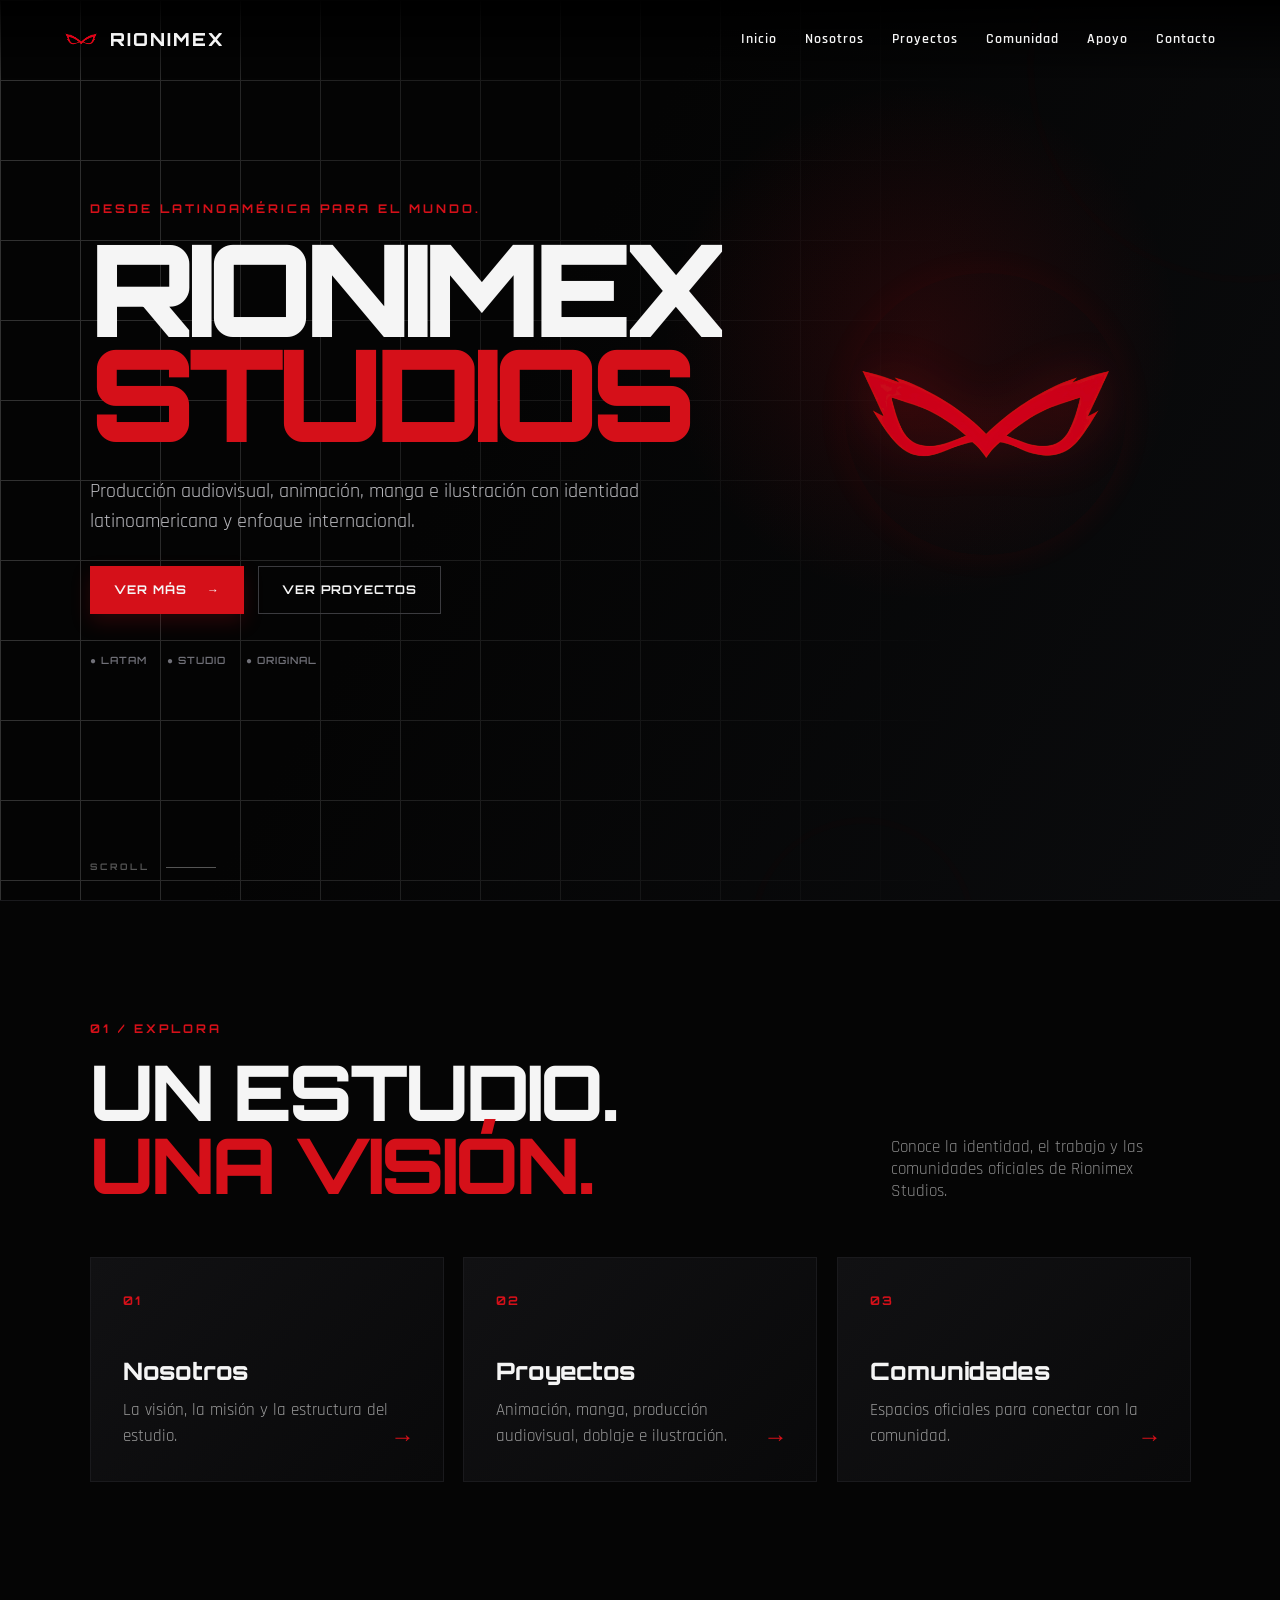
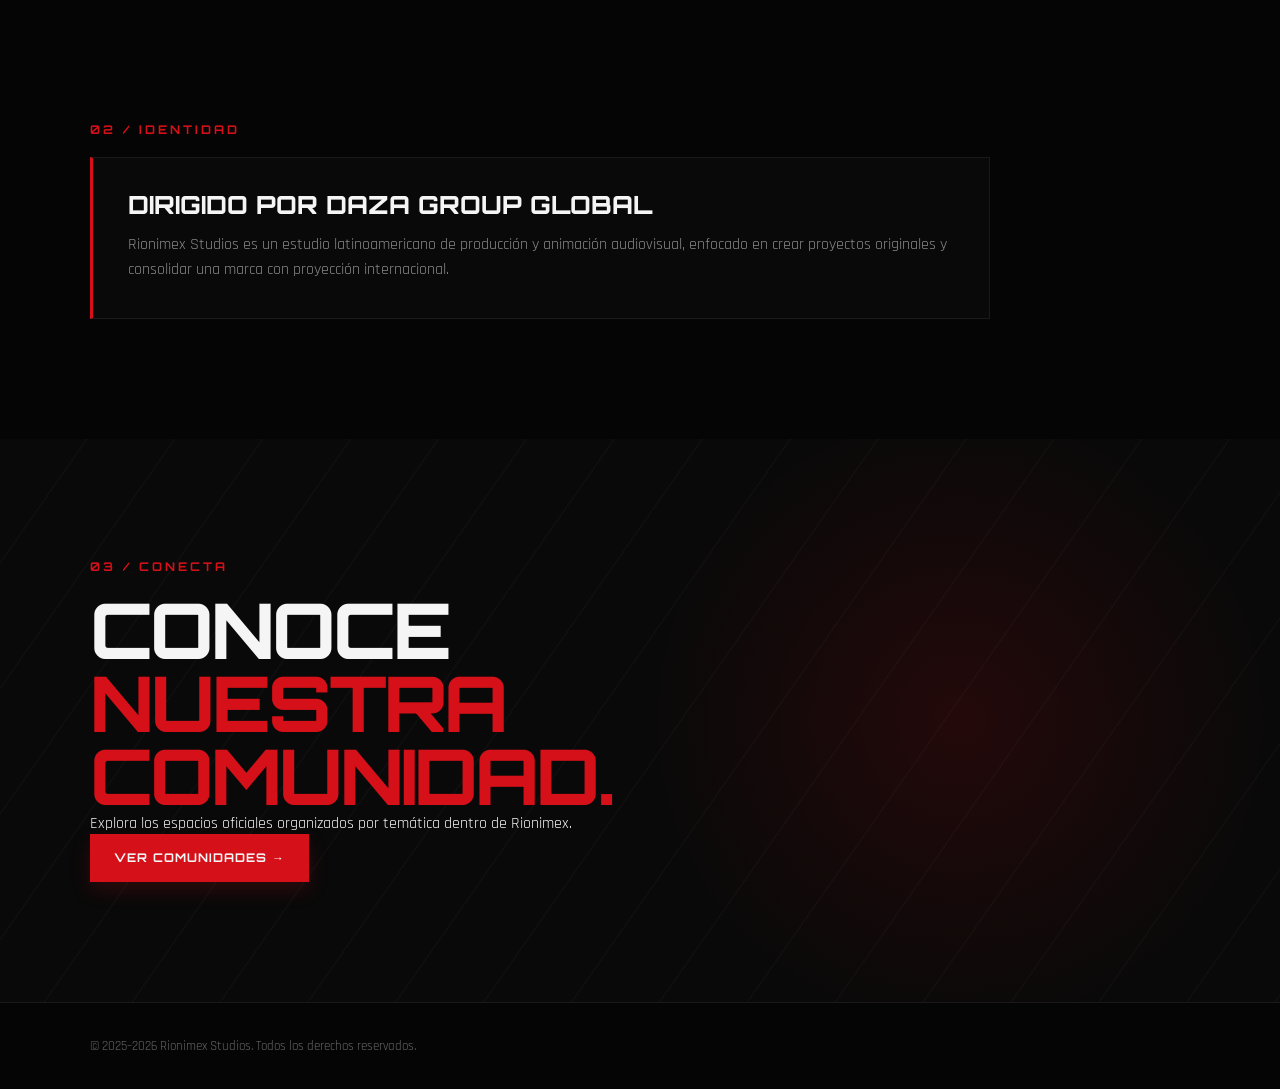
<file: index.html>
<!DOCTYPE html>
<html lang="es">
  <head>
    <meta charset="UTF-8" />
    <meta name="viewport" content="width=device-width, initial-scale=1.0" />
    <meta name="theme-color" content="#090909" />
    <meta
      name="description"
      content="Rionimex Studios, estudio creativo y de producción audiovisual latinoamericano dirigido por Daza Group Global."
    />
    <title>RIONIMEX STUDIOS</title>
    <link rel="icon" type="image/svg+xml" href="favicon.svg" />
    <link rel="preconnect" href="https://fonts.googleapis.com" />
    <link rel="preconnect" href="https://fonts.gstatic.com" crossorigin />
    <link
      href="https://fonts.googleapis.com/css2?family=Orbitron:wght@400;500;600;700;800;900&family=Rajdhani:wght@400;500;600;700&display=swap"
      rel="stylesheet"
    />
    <link rel="stylesheet" href="css/style.css" />
  </head>

  <body>
    <div id="loader">
      <img class="loader-mark" src="favicon.svg" alt="" />
      <div class="loader-logo">RIONIMEX</div>
      <div class="loader-bar"><span></span></div>
    </div>

    <header class="header" id="header">
      <a class="brand" href="index.html" aria-label="Rionimex">
        <span class="brand-mark"><img src="favicon.svg" alt="" /></span>
        <span>RIONIMEX</span>
      </a>
      <button class="menu-toggle" id="menuToggle" aria-label="Abrir menú">☰</button>
      <nav class="nav" id="nav">
        <a href="index.html">Inicio</a>
        <a href="nosotros.html">Nosotros</a>
        <a href="proyectos.html">Proyectos</a>
        <a href="comunidad.html">Comunidad</a>
        <a href="apoyo.html">Apoyo</a>
        <a href="contacto.html">Contacto</a>
      </nav>
    </header>

    <main>
      <section class="hero section" id="inicio">
        <div class="hero-grid"></div>
        <div class="hero-orb orb-a"></div>
        <div class="hero-orb orb-b"></div>

        <div class="hero-content reveal">
          <p class="eyebrow">DESDE LATINOAMÉRICA PARA EL MUNDO.</p>
          <h1>RIONIMEX<br /><span>STUDIOS</span></h1>
          <p class="hero-text">
            Producción audiovisual, animación, manga e ilustración con identidad
            latinoamericana y enfoque internacional.
          </p>
          <div class="hero-actions">
            <a class="btn btn-primary" href="nosotros.html">VER MÁS <b>→</b></a>
            <a class="btn btn-ghost" href="proyectos.html">VER PROYECTOS</a>
          </div>
          <div class="hero-meta">
            <span>● LATAM</span>
            <span>● STUDIO</span>
            <span>● ORIGINAL</span>
          </div>
        </div>

        <div class="hero-character" aria-hidden="true">
          <div class="slash"></div>
          <div class="circle-logo"><img src="logo.png" alt="" /></div>
        </div>

        <div class="scroll-indicator">SCROLL <span></span></div>
      </section>

      <section class="home-links section">
        <div class="section-heading reveal">
          <div>
            <div class="section-kicker">01 / EXPLORA</div>
            <h2>UN ESTUDIO.<br /><span>UNA VISIÓN.</span></h2>
          </div>
          <p>Conoce la identidad, el trabajo y las comunidades oficiales de Rionimex Studios.</p>
        </div>

        <div class="link-grid">
          <a class="link-panel reveal" href="nosotros.html">
            <span>01</span>
            <h3>Nosotros</h3>
            <p>La visión, la misión y la estructura del estudio.</p>
            <b>→</b>
          </a>
          <a class="link-panel reveal" href="proyectos.html">
            <span>02</span>
            <h3>Proyectos</h3>
            <p>Animación, manga, producción audiovisual, doblaje e ilustración.</p>
            <b>→</b>
          </a>
          <a class="link-panel reveal" href="comunidad.html">
            <span>03</span>
            <h3>Comunidades</h3>
            <p>Espacios oficiales para conectar con la comunidad.</p>
            <b>→</b>
          </a>
        </div>
      </section>

      <section class="legal section">
        <div class="section-kicker">02 / IDENTIDAD</div>
        <div class="legal-box reveal">
          <h2>DIRIGIDO POR DAZA GROUP GLOBAL</h2>
          <p>
            Rionimex Studios es un estudio latinoamericano de producción y animación
            audiovisual, enfocado en crear proyectos originales y consolidar una marca
            con proyección internacional.
          </p>
        </div>
      </section>

      <section class="home-cta section">
        <div class="collab-bg"></div>
        <div class="collab-content reveal">
          <div class="section-kicker">03 / CONECTA</div>
          <h2>CONOCE<br /><span>NUESTRA COMUNIDAD.</span></h2>
          <p>Explora los espacios oficiales organizados por temática dentro de Rionimex.</p>
          <a class="btn btn-primary" href="comunidad.html">VER COMUNIDADES →</a>
        </div>
      </section>
    </main>

    <footer>
      <div>© 2025–2026 Rionimex Studios. Todos los derechos reservados.</div>
    </footer>

    <script src="js/main.js"></script>
  </body>
</html>
</file>
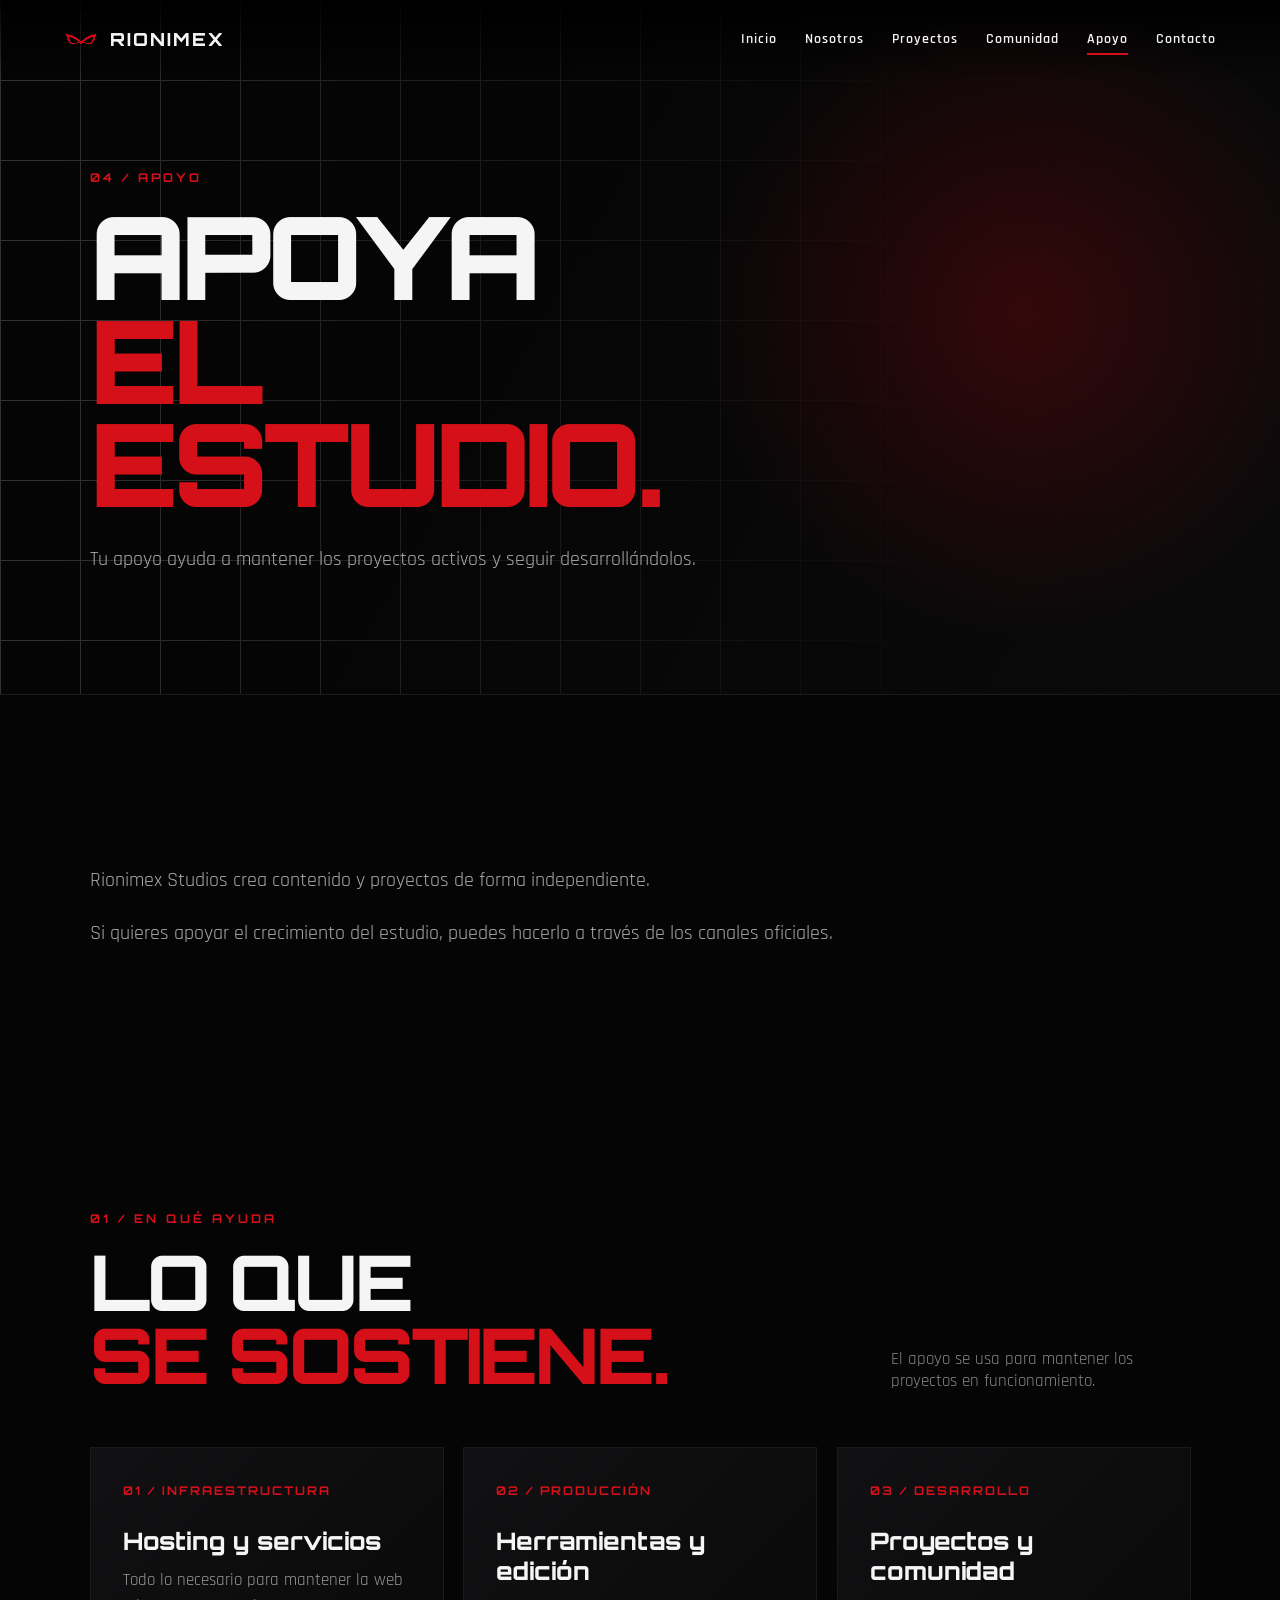
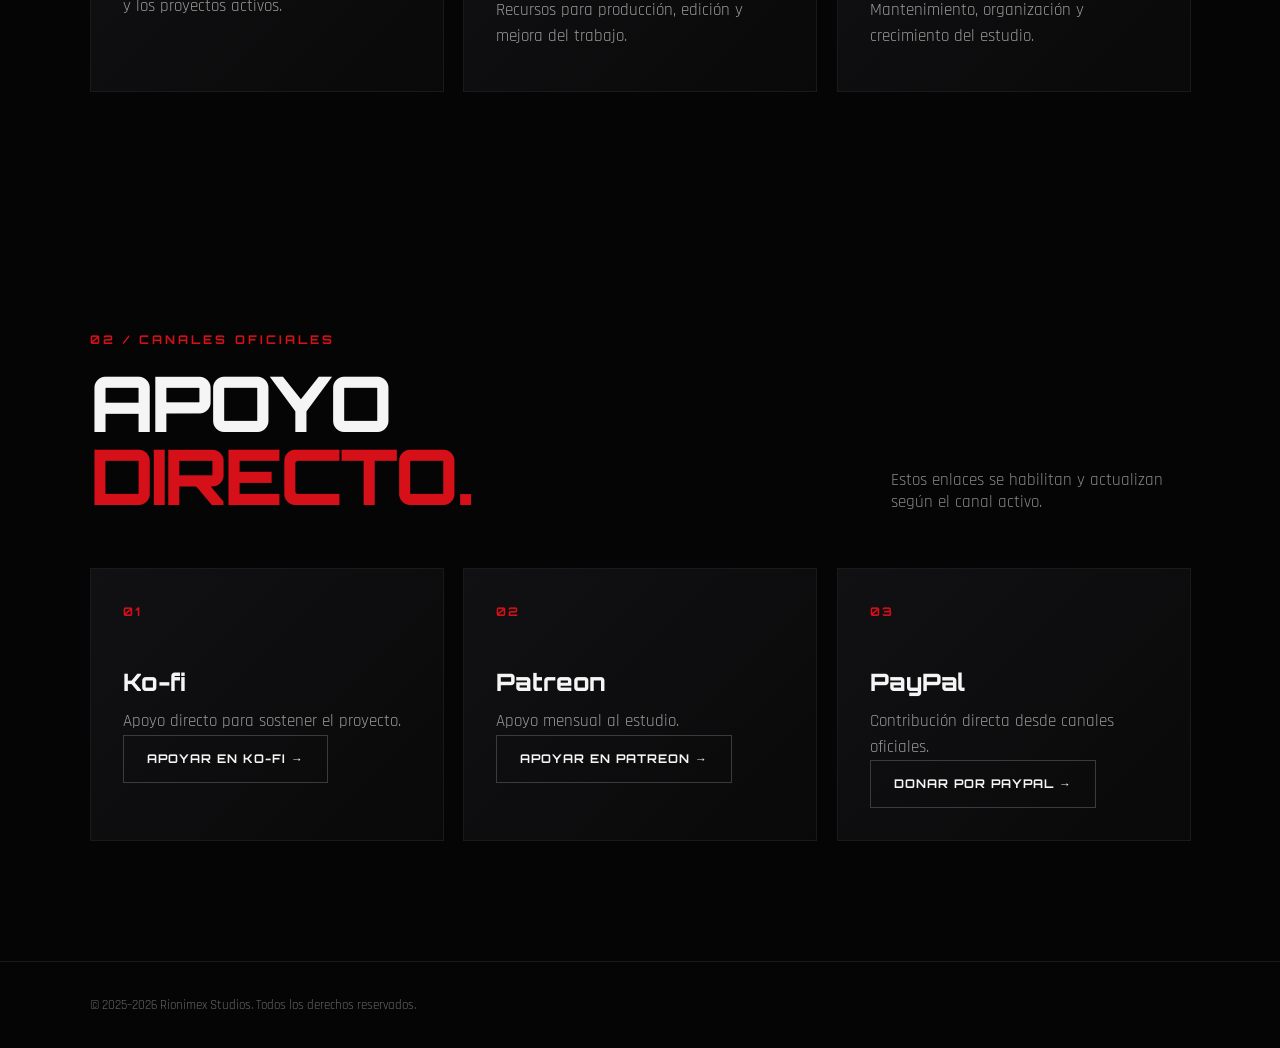
<file: apoyo.html>
<!DOCTYPE html>
<html lang="es">
<head>
  <meta charset="UTF-8">
  <meta name="viewport" content="width=device-width, initial-scale=1.0">
  <meta name="description" content="Formas de apoyar a Rionimex Studios.">
  <title>Apoyo | RIONIMEX STUDIOS</title>
  <link rel="icon" type="image/svg+xml" href="favicon.svg">
  <link rel="preconnect" href="https://fonts.googleapis.com">
  <link rel="preconnect" href="https://fonts.gstatic.com" crossorigin>
  <link href="https://fonts.googleapis.com/css2?family=Orbitron:wght@400;500;600;700;800;900&family=Rajdhani:wght@400;500;600;700&display=swap" rel="stylesheet">
  <link rel="stylesheet" href="css/style.css">
</head>
<body>
  <div id="loader">
    <img class="loader-mark" src="favicon.svg" alt="">
    <div class="loader-logo">RIONIMEX</div>
    <div class="loader-bar"><span></span></div>
  </div>

  <header class="header" id="header">
    <a class="brand" href="index.html" aria-label="Rionimex">
      <span class="brand-mark"><img src="favicon.svg" alt=""></span>
      <span>RIONIMEX</span>
    </a>
    <button class="menu-toggle" id="menuToggle" aria-label="Abrir menú">☰</button>
    <nav class="nav" id="nav">
      <a href="index.html">Inicio</a>
      <a href="nosotros.html">Nosotros</a>
      <a href="proyectos.html">Proyectos</a>
      <a href="comunidad.html">Comunidad</a>
      <a class="active" href="apoyo.html">Apoyo</a>
      <a href="contacto.html">Contacto</a>
    </nav>
  </header>
  <main>
    <section class="page-hero section">
      <div class="hero-grid"></div>
      <div class="hero-content reveal">
        <p class="eyebrow">04 / APOYO</p>
        <h1>APOYA<br><span>EL ESTUDIO.</span></h1>
        <p>Tu apoyo ayuda a mantener los proyectos activos y seguir desarrollándolos.</p>
      </div>
    </section>

    <section class="page-body section">
      <div class="intro-copy reveal">
        <p>Rionimex Studios crea contenido y proyectos de forma independiente.</p>
        <p>Si quieres apoyar el crecimiento del estudio, puedes hacerlo a través de los canales oficiales.</p>
      </div>
    </section>

    <section class="section">
      <div class="section-heading reveal">
        <div>
          <div class="section-kicker">01 / EN QUÉ AYUDA</div>
          <h2>LO QUE<br><span>SE SOSTIENE.</span></h2>
        </div>
        <p>El apoyo se usa para mantener los proyectos en funcionamiento.</p>
      </div>

      <div class="support-grid">
        <article class="support-panel reveal">
          <span>01 / INFRAESTRUCTURA</span>
          <h3>Hosting y servicios</h3>
          <p>Todo lo necesario para mantener la web y los proyectos activos.</p>
        </article>

        <article class="support-panel reveal">
          <span>02 / PRODUCCIÓN</span>
          <h3>Herramientas y edición</h3>
          <p>Recursos para producción, edición y mejora del trabajo.</p>
        </article>

        <article class="support-panel reveal">
          <span>03 / DESARROLLO</span>
          <h3>Proyectos y comunidad</h3>
          <p>Mantenimiento, organización y crecimiento del estudio.</p>
        </article>
      </div>
    </section>

    <section class="section">
      <div class="section-heading reveal">
        <div>
          <div class="section-kicker">02 / CANALES OFICIALES</div>
          <h2>APOYO<br><span>DIRECTO.</span></h2>
        </div>
        <p>Estos enlaces se habilitan y actualizan según el canal activo.</p>
      </div>

      <div class="link-grid">
        <article class="link-panel reveal">
          <span>01</span>
          <h3>Ko-fi</h3>
          <p>Apoyo directo para sostener el proyecto.</p>
          <a class="btn btn-ghost" href="https://ko-fi.com/dazagroupglobal">APOYAR EN KO-FI →</a>
        </article>

        <article class="link-panel reveal">
          <span>02</span>
          <h3>Patreon</h3>
          <p>Apoyo mensual al estudio.</p>
          <a class="btn btn-ghost" href="https://patreon.com/dazagroupglobal">APOYAR EN PATREON →</a>
        </article>

        <article class="link-panel reveal">
          <span>03</span>
          <h3>PayPal</h3>
          <p>Contribución directa desde canales oficiales.</p>
          <a class="btn btn-ghost" href="https://paypal.me/EliecerDazaX">DONAR POR PAYPAL →</a>
        </article>
      </div>
    </section>
  </main>

  <footer>
    <div>© 2025–2026 Rionimex Studios. Todos los derechos reservados.</div>
  </footer>

  <script src="js/main.js"></script>
</body>
</html>
</file>
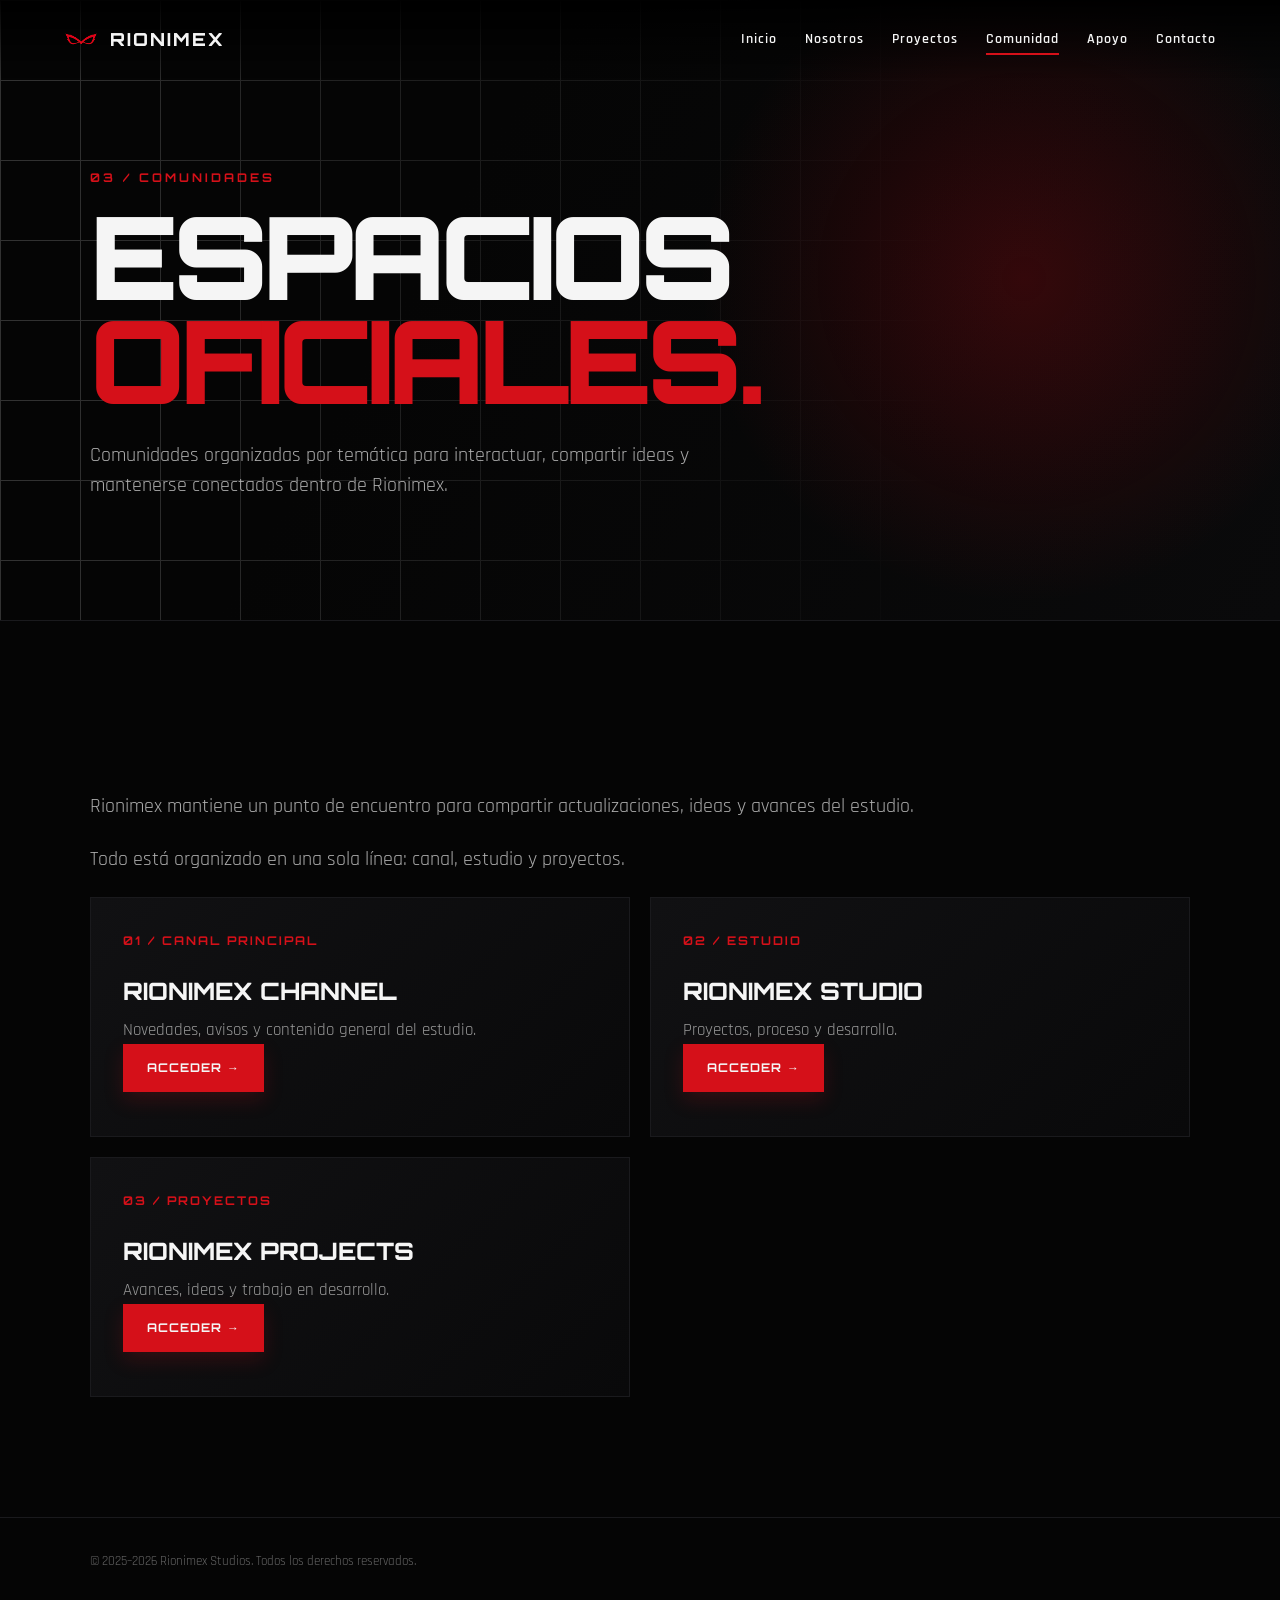
<file: comunidad.html>
<!DOCTYPE html>
<html lang="es">
  <head>
    <meta charset="UTF-8" />
    <meta name="viewport" content="width=device-width, initial-scale=1.0" />
    <meta name="description" content="Comunidades oficiales de Rionimex Studios organizadas por temática." />
    <title>Comunidad | RIONIMEX STUDIOS</title>
    <link rel="icon" type="image/svg+xml" href="favicon.svg" />
    <link rel="preconnect" href="https://fonts.googleapis.com" />
    <link rel="preconnect" href="https://fonts.gstatic.com" crossorigin />
    <link
      href="https://fonts.googleapis.com/css2?family=Orbitron:wght@400;500;600;700;800;900&family=Rajdhani:wght@400;500;600;700&display=swap"
      rel="stylesheet"
    />
    <link rel="stylesheet" href="css/style.css" />
  </head>

  <body>
    <div id="loader">
      <img class="loader-mark" src="favicon.svg" alt="" />
      <div class="loader-logo">RIONIMEX</div>
      <div class="loader-bar"><span></span></div>
    </div>

    <header class="header" id="header">
      <a class="brand" href="index.html" aria-label="Rionimex">
        <span class="brand-mark"><img src="favicon.svg" alt="" /></span>
        <span>RIONIMEX</span>
      </a>
      <button class="menu-toggle" id="menuToggle" aria-label="Abrir menú">☰</button>
      <nav class="nav" id="nav">
        <a href="index.html">Inicio</a>
        <a href="nosotros.html">Nosotros</a>
        <a href="proyectos.html">Proyectos</a>
        <a class="active" href="comunidad.html">Comunidad</a>
        <a href="apoyo.html">Apoyo</a>
        <a href="contacto.html">Contacto</a>
      </nav>
    </header>

    <main>
      <section class="page-hero section">
        <div class="hero-grid"></div>
        <div class="hero-content reveal">
          <p class="eyebrow">03 / COMUNIDADES</p>
          <h1>ESPACIOS<br /><span>OFICIALES.</span></h1>
          <p>
            Comunidades organizadas por temática para interactuar, compartir ideas y
            mantenerse conectados dentro de Rionimex.
          </p>
        </div>
      </section>

      <section class="page-body section">
        <div class="intro-copy reveal">
          <p>Rionimex mantiene un punto de encuentro para compartir actualizaciones, ideas y avances del estudio.</p>
          <p>Todo está organizado en una sola línea: canal, estudio y proyectos.</p>
        </div>

        <div class="community-grid">
          <article class="community-panel reveal">
            <span>01 / CANAL PRINCIPAL</span>
            <h3>RIONIMEX CHANNEL</h3>
            <p>Novedades, avisos y contenido general del estudio.</p>
            <a class="btn btn-primary" href="proximamente.html">ACCEDER →</a>
          </article>

          <article class="community-panel reveal">
            <span>02 / ESTUDIO</span>
            <h3>RIONIMEX STUDIO</h3>
            <p>Proyectos, proceso y desarrollo.</p>
            <a class="btn btn-primary" href="proximamente.html">ACCEDER →</a>
          </article>

          <article class="community-panel reveal">
            <span>03 / PROYECTOS</span>
            <h3>RIONIMEX PROJECTS</h3>
            <p>Avances, ideas y trabajo en desarrollo.</p>
            <a class="btn btn-primary" href="proximamente.html">ACCEDER →</a>
          </article>
        </div>
      </section>
    </main>

    <footer>
      <div>© 2025–2026 Rionimex Studios. Todos los derechos reservados.</div>
    </footer>

    <script src="js/main.js"></script>
  </body>
</html>
</file>
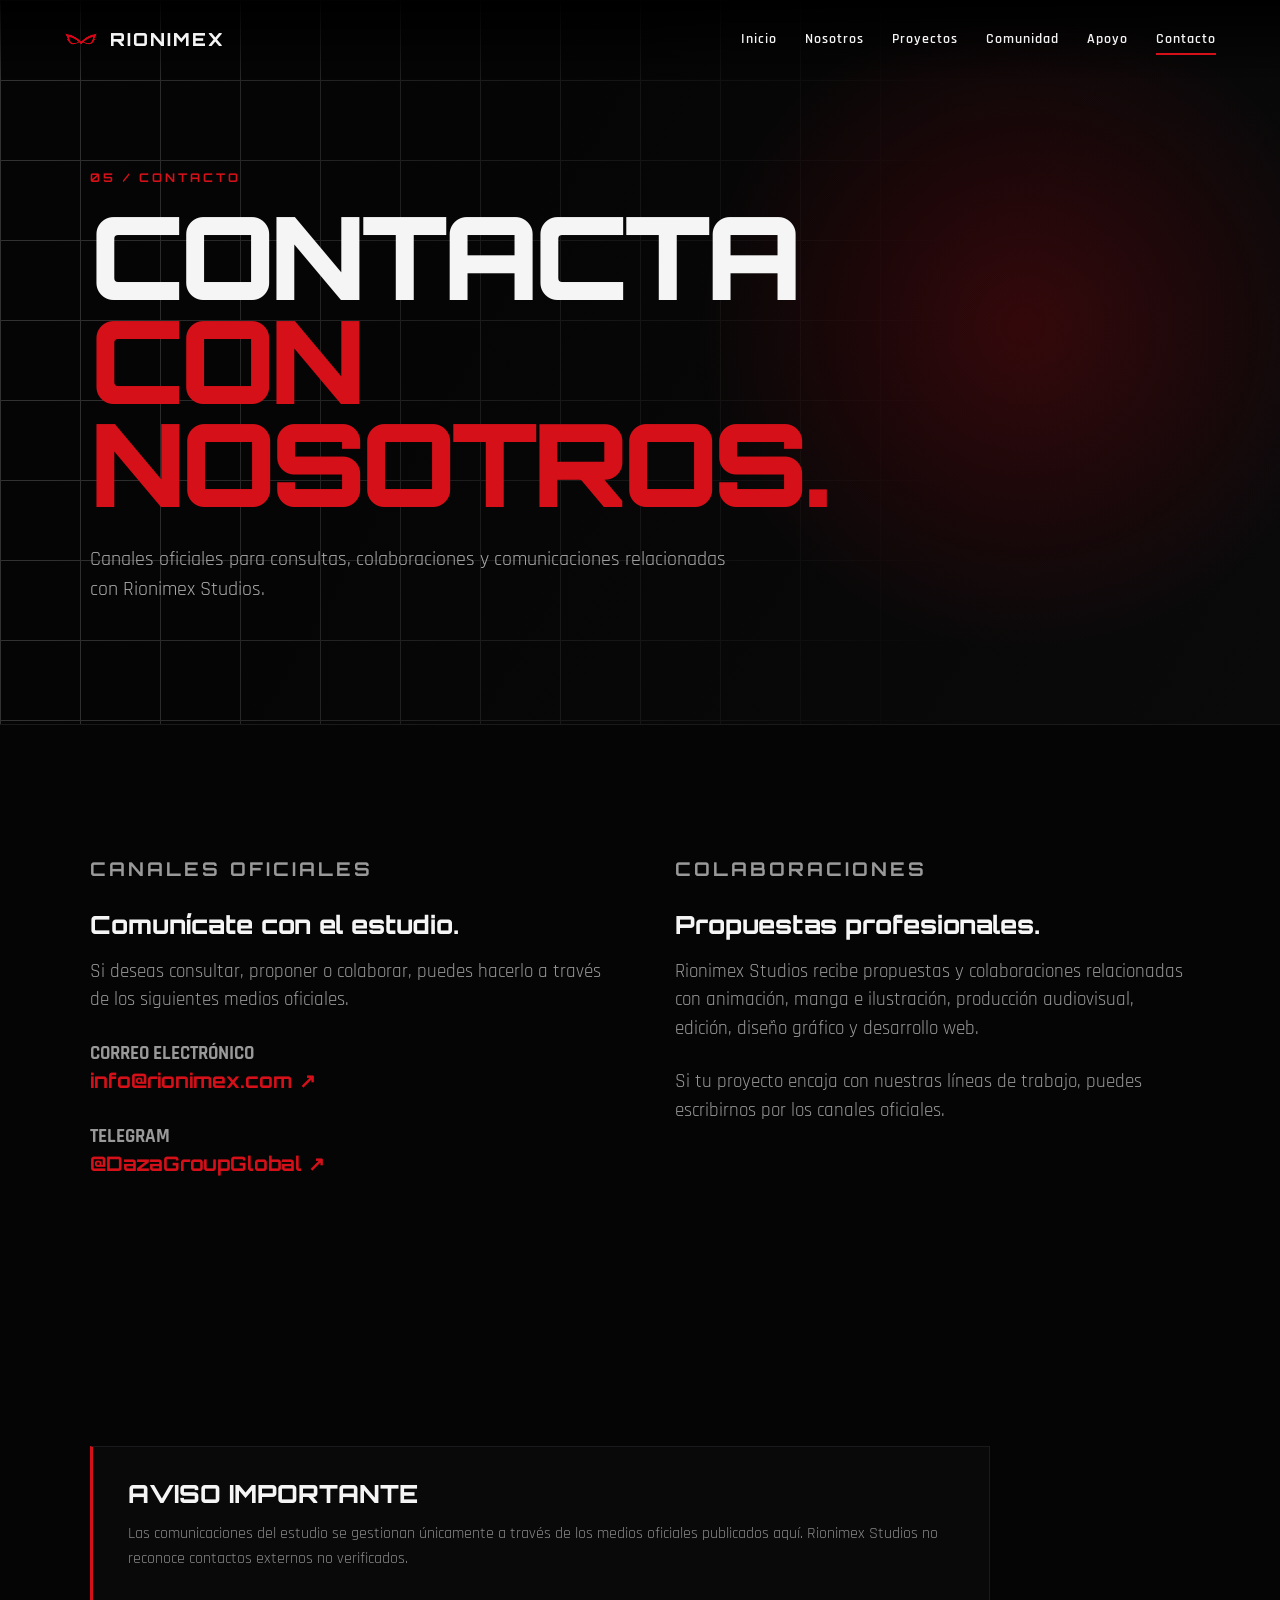
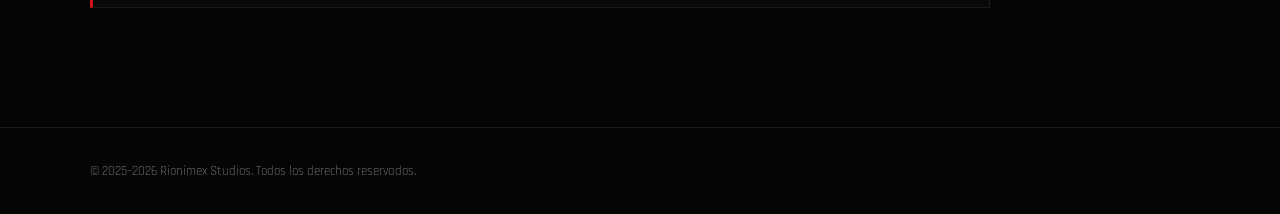
<file: contacto.html>
<!DOCTYPE html>
<html lang="es">
  <head>
    <meta charset="UTF-8" />
    <meta name="viewport" content="width=device-width, initial-scale=1.0" />
    <meta name="description" content="Contacta con Rionimex Studios." />
    <title>Contacto | RIONIMEX STUDIOS</title>
    <link rel="icon" type="image/svg+xml" href="favicon.svg" />
    <link rel="preconnect" href="https://fonts.googleapis.com" />
    <link rel="preconnect" href="https://fonts.gstatic.com" crossorigin />
    <link
      href="https://fonts.googleapis.com/css2?family=Orbitron:wght@400;500;600;700;800;900&family=Rajdhani:wght@400;500;600;700&display=swap"
      rel="stylesheet"
    />
    <link rel="stylesheet" href="css/style.css" />
  </head>

  <body>
    <div id="loader">
      <img class="loader-mark" src="favicon.svg" alt="" />
      <div class="loader-logo">RIONIMEX</div>
      <div class="loader-bar"><span></span></div>
    </div>

    <header class="header" id="header">
      <a class="brand" href="index.html" aria-label="Rionimex">
        <span class="brand-mark"><img src="favicon.svg" alt="" /></span>
        <span>RIONIMEX</span>
      </a>
      <button class="menu-toggle" id="menuToggle" aria-label="Abrir menú">☰</button>
      <nav class="nav" id="nav">
        <a href="index.html">Inicio</a>
        <a href="nosotros.html">Nosotros</a>
        <a href="proyectos.html">Proyectos</a>
        <a href="comunidad.html">Comunidad</a>
        <a href="apoyo.html">Apoyo</a>
        <a class="active" href="contacto.html">Contacto</a>
      </nav>
    </header>

    <main>
      <section class="page-hero section">
        <div class="hero-grid"></div>
        <div class="hero-content reveal">
          <p class="eyebrow">05 / CONTACTO</p>
          <h1>CONTACTA<br /><span>CON NOSOTROS.</span></h1>
          <p>Canales oficiales para consultas, colaboraciones y comunicaciones relacionadas con Rionimex Studios.</p>
        </div>
      </section>

      <section class="page-body section">
        <div class="contact-layout">
          <div class="contact-details reveal">
            <p class="eyebrow">CANALES OFICIALES</p>
            <h3>Comunícate con el estudio.</h3>
            <p>Si deseas consultar, proponer o colaborar, puedes hacerlo a través de los siguientes medios oficiales.</p>
            <p>
              <strong>CORREO ELECTRÓNICO</strong><br />
              <a href="mailto:info@rionimex.com">info@rionimex.com ↗</a>
            </p>
            <p>
              <strong>TELEGRAM</strong><br />
              <a href="https://t.me/DazaGroupGlobal" target="_blank" rel="noopener">@DazaGroupGlobal ↗</a>
            </p>
          </div>

          <div class="contact-details reveal">
            <p class="eyebrow">COLABORACIONES</p>
            <h3>Propuestas profesionales.</h3>
            <p>Rionimex Studios recibe propuestas y colaboraciones relacionadas con animación, manga e ilustración, producción audiovisual, edición, diseño gráfico y desarrollo web.</p>
            <p>Si tu proyecto encaja con nuestras líneas de trabajo, puedes escribirnos por los canales oficiales.</p>
          </div>
        </div>
      </section>

      <section class="section">
        <div class="legal-box reveal">
          <h2>AVISO IMPORTANTE</h2>
          <p>Las comunicaciones del estudio se gestionan únicamente a través de los medios oficiales publicados aquí. Rionimex Studios no reconoce contactos externos no verificados.</p>
        </div>
      </section>
    </main>

    <footer>
      <div>© 2025–2026 Rionimex Studios. Todos los derechos reservados.</div>
    </footer>

    <script src="js/main.js"></script>
  </body>
</html>
</file>
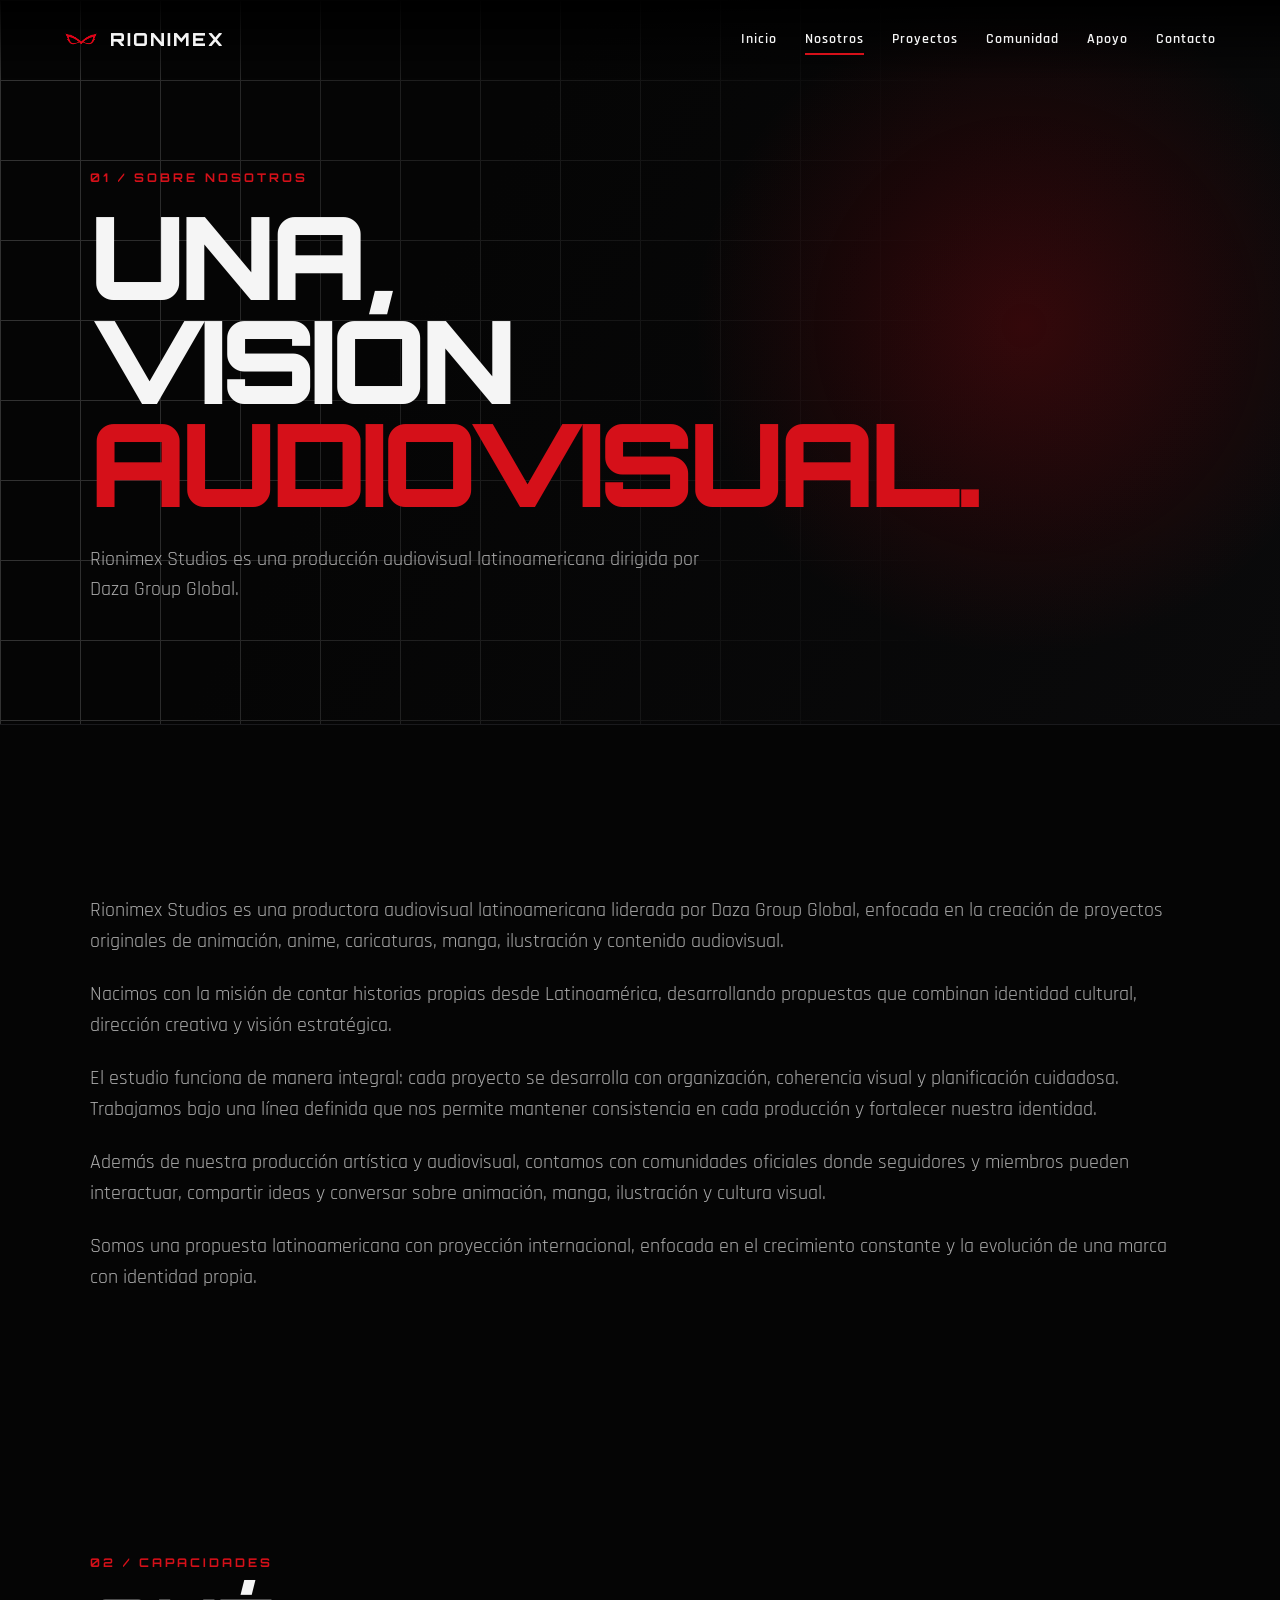
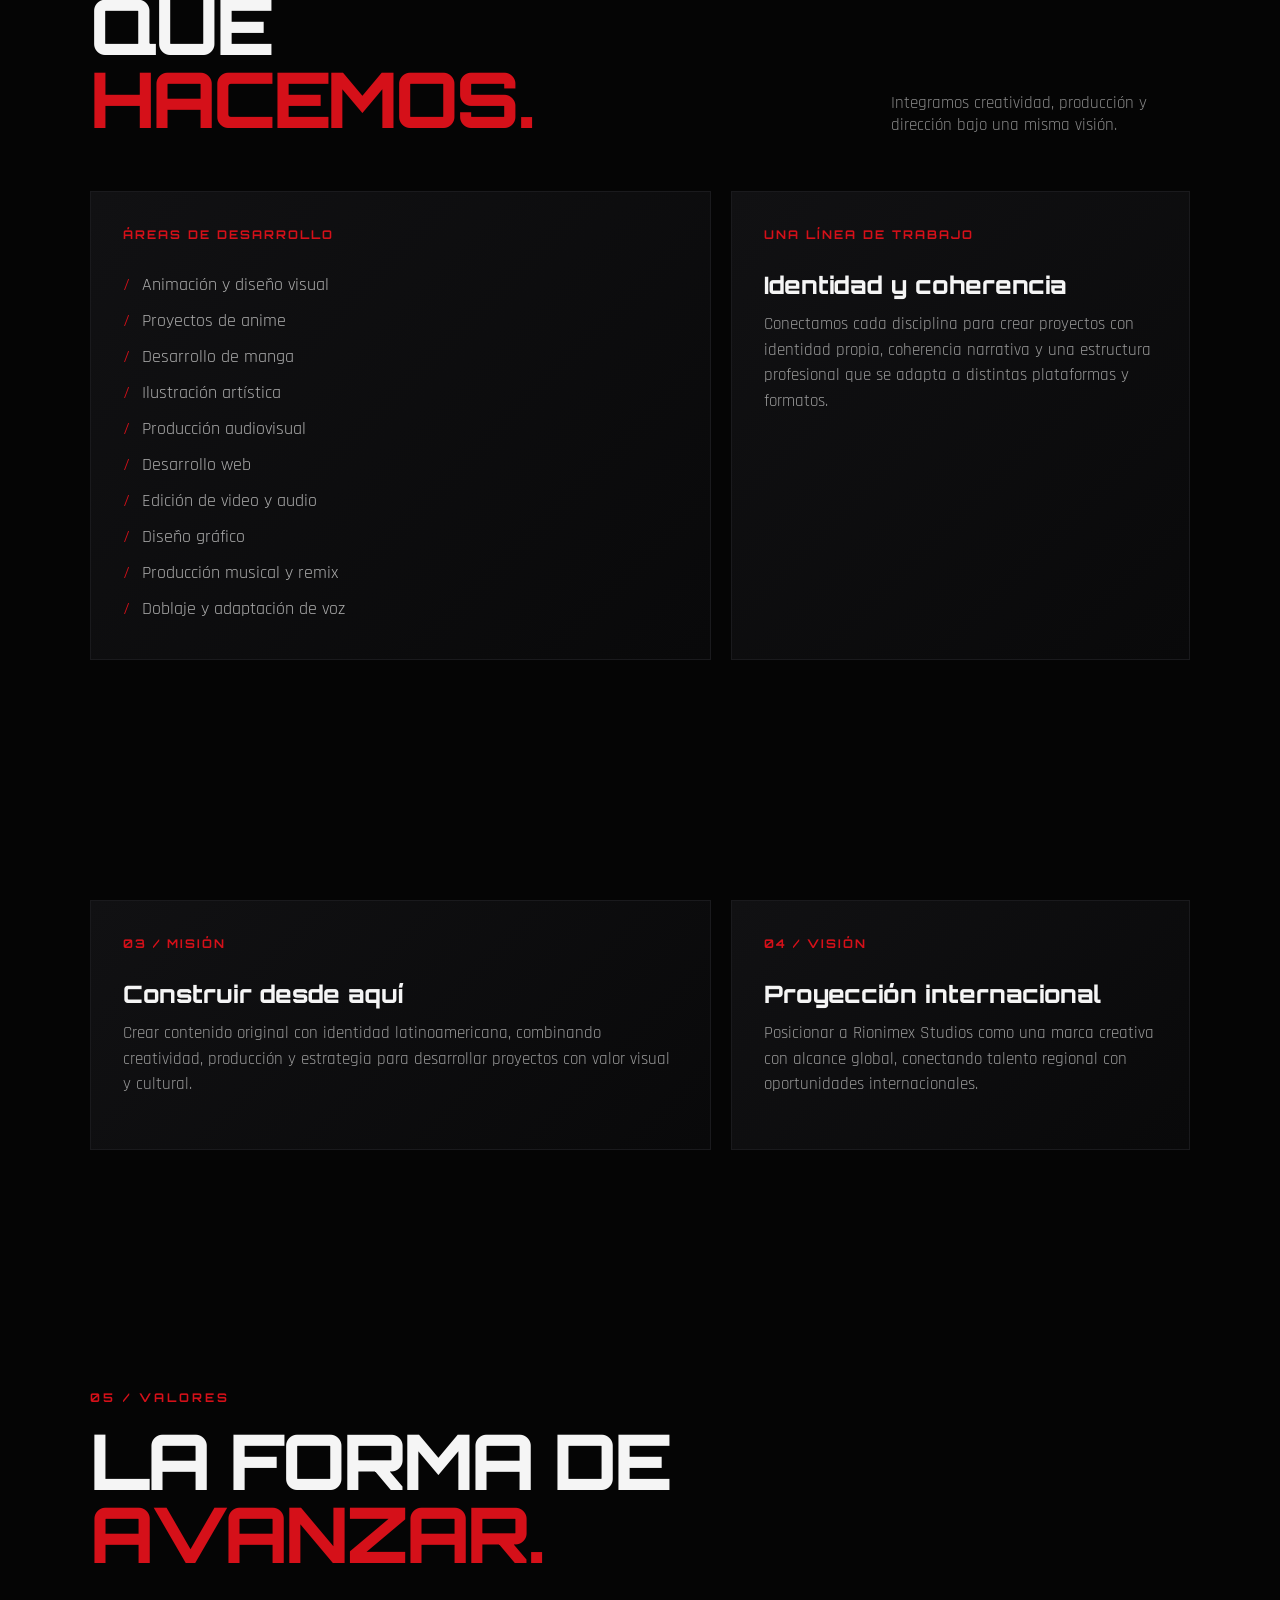
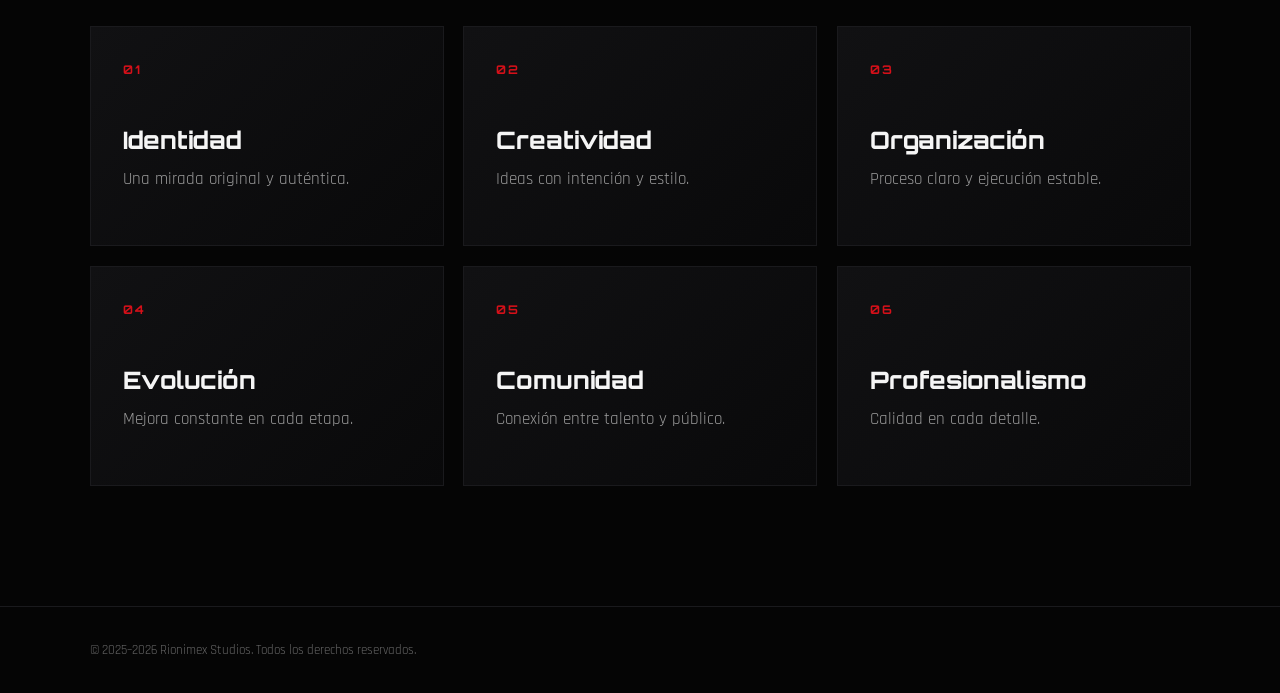
<file: nosotros.html>
<!DOCTYPE html>
<html lang="es">
  <head>
    <meta charset="UTF-8" />
    <meta name="viewport" content="width=device-width, initial-scale=1.0" />
    <meta name="description" content="Conoce la identidad de Rionimex Studios." />
    <title>Nosotros | RIONIMEX STUDIOS</title>
    <link rel="icon" type="image/svg+xml" href="favicon.svg" />
    <link rel="preconnect" href="https://fonts.googleapis.com" />
    <link rel="preconnect" href="https://fonts.gstatic.com" crossorigin />
    <link
      href="https://fonts.googleapis.com/css2?family=Orbitron:wght@400;500;600;700;800;900&family=Rajdhani:wght@400;500;600;700&display=swap"
      rel="stylesheet"
    />
    <link rel="stylesheet" href="css/style.css" />
  </head>

  <body>
    <div id="loader">
      <img class="loader-mark" src="favicon.svg" alt="" />
      <div class="loader-logo">RIONIMEX</div>
      <div class="loader-bar"><span></span></div>
    </div>

    <header class="header" id="header">
      <a class="brand" href="index.html" aria-label="Rionimex">
        <span class="brand-mark"><img src="favicon.svg" alt="" /></span>
        <span>RIONIMEX</span>
      </a>
      <button class="menu-toggle" id="menuToggle" aria-label="Abrir menú">☰</button>
      <nav class="nav" id="nav">
        <a href="index.html">Inicio</a>
        <a class="active" href="nosotros.html">Nosotros</a>
        <a href="proyectos.html">Proyectos</a>
        <a href="comunidad.html">Comunidad</a>
        <a href="apoyo.html">Apoyo</a>
        <a href="contacto.html">Contacto</a>
      </nav>
    </header>

    <main>
      <section class="page-hero section">
        <div class="hero-grid"></div>
        <div class="hero-content reveal">
          <p class="eyebrow">01 / SOBRE NOSOTROS</p>
          <h1>UNA VISIÓN<br /><span>AUDIOVISUAL.</span></h1>
          <p>Rionimex Studios es una producción audiovisual latinoamericana dirigida por Daza Group Global.</p>
        </div>
      </section>

      <section class="page-body section">
        <div class="intro-copy reveal">
          <p>
            Rionimex Studios es una productora audiovisual latinoamericana liderada por
            Daza Group Global, enfocada en la creación de proyectos originales de
            animación, anime, caricaturas, manga, ilustración y contenido audiovisual.
          </p>
          <p>
            Nacimos con la misión de contar historias propias desde Latinoamérica,
            desarrollando propuestas que combinan identidad cultural, dirección
            creativa y visión estratégica.
          </p>
          <p>
            El estudio funciona de manera integral: cada proyecto se desarrolla con
            organización, coherencia visual y planificación cuidadosa. Trabajamos
            bajo una línea definida que nos permite mantener consistencia en cada
            producción y fortalecer nuestra identidad.
          </p>
          <p>
            Además de nuestra producción artística y audiovisual, contamos con
            comunidades oficiales donde seguidores y miembros pueden interactuar,
            compartir ideas y conversar sobre animación, manga, ilustración y cultura
            visual.
          </p>
          <p>
            Somos una propuesta latinoamericana con proyección internacional,
            enfocada en el crecimiento constante y la evolución de una marca con
            identidad propia.
          </p>
        </div>
      </section>

      <section class="section">
        <div class="section-heading reveal">
          <div>
            <div class="section-kicker">02 / CAPACIDADES</div>
            <h2>QUÉ<br /><span>HACEMOS.</span></h2>
          </div>
          <p>Integramos creatividad, producción y dirección bajo una misma visión.</p>
        </div>

        <div class="info-grid">
          <article class="info-panel reveal">
            <span>ÁREAS DE DESARROLLO</span>
            <ul>
              <li>Animación y diseño visual</li>
              <li>Proyectos de anime</li>
              <li>Desarrollo de manga</li>
              <li>Ilustración artística</li>
              <li>Producción audiovisual</li>
              <li>Desarrollo web</li>
              <li>Edición de video y audio</li>
              <li>Diseño gráfico</li>
              <li>Producción musical y remix</li>
              <li>Doblaje y adaptación de voz</li>
            </ul>
          </article>

          <article class="info-panel reveal">
            <span>UNA LÍNEA DE TRABAJO</span>
            <h3>Identidad y coherencia</h3>
            <p>
              Conectamos cada disciplina para crear proyectos con identidad propia,
              coherencia narrativa y una estructura profesional que se adapta a
              distintas plataformas y formatos.
            </p>
          </article>
        </div>
      </section>

      <section class="section">
        <div class="info-grid">
          <article class="info-panel reveal">
            <span>03 / MISIÓN</span>
            <h3>Construir desde aquí</h3>
            <p>
              Crear contenido original con identidad latinoamericana, combinando
              creatividad, producción y estrategia para desarrollar proyectos con valor
              visual y cultural.
            </p>
          </article>

          <article class="info-panel reveal">
            <span>04 / VISIÓN</span>
            <h3>Proyección internacional</h3>
            <p>
              Posicionar a Rionimex Studios como una marca creativa con alcance global,
              conectando talento regional con oportunidades internacionales.
            </p>
          </article>
        </div>
      </section>

      <section class="section">
        <div class="section-heading reveal">
          <div>
            <div class="section-kicker">05 / VALORES</div>
            <h2>LA FORMA DE<br /><span>AVANZAR.</span></h2>
          </div>
        </div>

        <div class="link-grid">
          <article class="link-panel reveal"><span>01</span><h3>Identidad</h3><p>Una mirada original y auténtica.</p></article>
          <article class="link-panel reveal"><span>02</span><h3>Creatividad</h3><p>Ideas con intención y estilo.</p></article>
          <article class="link-panel reveal"><span>03</span><h3>Organización</h3><p>Proceso claro y ejecución estable.</p></article>
          <article class="link-panel reveal"><span>04</span><h3>Evolución</h3><p>Mejora constante en cada etapa.</p></article>
          <article class="link-panel reveal"><span>05</span><h3>Comunidad</h3><p>Conexión entre talento y público.</p></article>
          <article class="link-panel reveal"><span>06</span><h3>Profesionalismo</h3><p>Calidad en cada detalle.</p></article>
        </div>
      </section>
    </main>

    <footer>
      <div>© 2025–2026 Rionimex Studios. Todos los derechos reservados.</div>
    </footer>

    <script src="js/main.js"></script>
  </body>
</html>
</file>
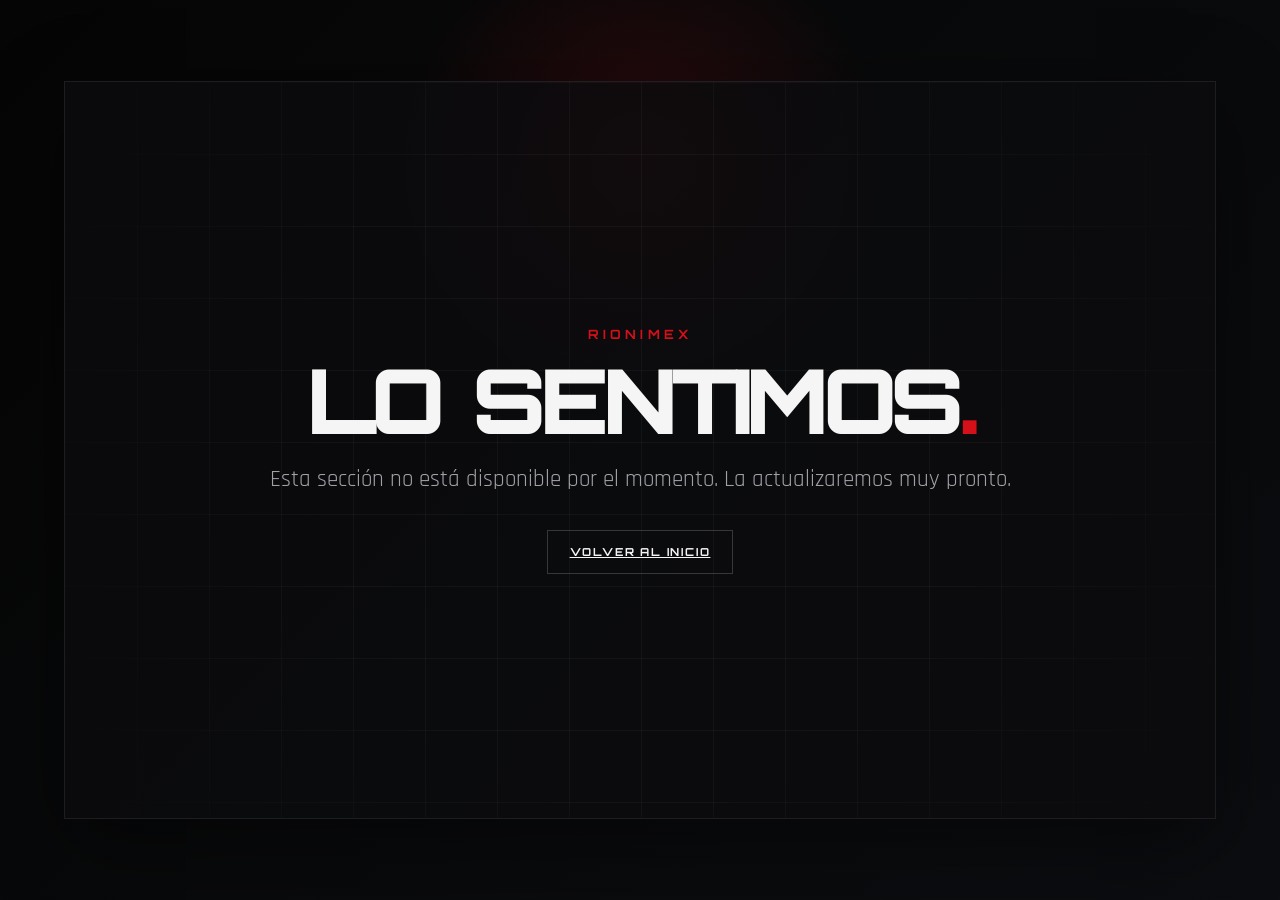
<file: proximamente.html>
<!DOCTYPE html>
<html lang="es">
  <head>
    <meta charset="UTF-8" />
    <meta name="viewport" content="width=device-width, initial-scale=1.0" />
    <meta name="description" content="Rionimex Studios próximamente." />
    <title>Próximamente | RIONIMEX STUDIOS</title>
    <link rel="icon" type="image/svg+xml" href="favicon.svg" />
    <link rel="preconnect" href="https://fonts.googleapis.com" />
    <link rel="preconnect" href="https://fonts.gstatic.com" crossorigin />
    <link
      href="https://fonts.googleapis.com/css2?family=Orbitron:wght@400;500;600;700;800;900&family=Rajdhani:wght@400;500;600;700&display=swap"
      rel="stylesheet"
    />
    <style>
      :root {
        --red: #d51019;
        --black: #050505;
        --panel: #0d0d0f;
        --line: #1a1a1d;
        --white: #f5f5f5;
        --muted: #a0a0a6;
      }

      * {
        box-sizing: border-box;
      }

      html, body {
        margin: 0;
        min-height: 100%;
        background: var(--black);
        color: var(--white);
        font-family: Rajdhani, Arial, sans-serif;
      }

      body {
        display: flex;
        align-items: center;
        justify-content: center;
        min-height: 100vh;
        min-height: 100svh;
        overflow: hidden;
        background:
          radial-gradient(circle at 50% 18%, rgba(213, 16, 25, 0.18), transparent 25%),
          linear-gradient(135deg, #050505 0%, #0b0d10 100%);
      }

      .page {
        position: relative;
        width: min(1200px, 90vw);
        min-height: min(72vh, 760px);
        height: min(82vh, 780px);
        display: flex;
        align-items: center;
        justify-content: center;
        text-align: center;
        border: 1px solid rgba(255, 255, 255, 0.08);
        background: rgba(12, 12, 14, 0.82);
        box-shadow: 0 24px 80px rgba(0, 0, 0, 0.45);
        overflow: hidden;
      }

      .page::before {
        content: "";
        position: absolute;
        inset: 0;
        background-image:
          linear-gradient(rgba(255, 255, 255, 0.04) 1px, transparent 1px),
          linear-gradient(90deg, rgba(255, 255, 255, 0.04) 1px, transparent 1px);
        background-size: 72px 72px;
        mask-image: radial-gradient(circle at center, black 45%, transparent 100%);
      }

      .content {
        position: relative;
        z-index: 1;
        width: min(900px, 90%);
        padding: 38px 18px;
      }

      .eyebrow {
        display: block;
        margin: 0 0 18px;
        color: var(--red);
        font: 700 clamp(0.72rem, 1vw, 1rem) Orbitron, Arial, sans-serif;
        letter-spacing: 0.32em;
        text-transform: uppercase;
      }

      h1 {
        margin: 0 auto;
        max-width: 900px;
        font: 900 clamp(3.5rem, 7vw, 9.5rem) / 0.9 Orbitron, Arial, sans-serif;
        letter-spacing: -0.07em;
        text-transform: uppercase;
        word-spacing: 0.12em;
        white-space: normal;
      }

      h1 .dot {
        color: var(--red);
      }

      p {
        margin: 22px auto 0;
        max-width: 760px;
        color: var(--muted);
        font-size: clamp(1rem, 1.8vw, 1.5rem);
        line-height: 1.5;
      }

      .actions {
        margin-top: 32px;
      }

      .btn {
        display: inline-flex;
        align-items: center;
        justify-content: center;
        padding: 14px 22px;
        border: 1px solid rgba(255, 255, 255, 0.18);
        background: transparent;
        color: var(--white);
        font: 700 11px Orbitron, Arial, sans-serif;
        letter-spacing: 1.8px;
        text-transform: uppercase;
        transition: 0.25s ease;
      }

      .btn:hover {
        border-color: var(--red);
        background: var(--red);
        transform: translateY(-2px);
      }

      @media (max-width: 768px) {
        body {
          overflow: hidden;
        }

        .page {
          width: min(92vw, 520px);
          min-height: 58vh;
          height: min(70vh, 560px);
          padding: 0;
        }

        .content {
          width: min(88%, 420px);
          padding: 22px 12px;
        }

        .eyebrow {
          margin-bottom: 12px;
          letter-spacing: 0.18em;
          font-size: 0.68rem;
        }

        h1 {
          letter-spacing: -0.05em;
          word-spacing: 0.06em;
          font-size: clamp(2.6rem, 12vw, 4.4rem);
        }

        p {
          margin-top: 18px;
          font-size: 1rem;
        }

        .actions {
          margin-top: 22px;
        }

        .btn {
          display: inline-flex;
          width: 100%;
          max-width: 260px;
        }
      }
    </style>
  </head>

  <body>
    <main class="page">
      <div class="content">
        <div class="eyebrow">RIONIMEX</div>
        <h1>LO SENTIMOS<span class="dot">.</span></h1>
        <p>Esta sección no está disponible por el momento. La actualizaremos muy pronto.</p>
        <div class="actions">
          <a class="btn" href="index.html">VOLVER AL INICIO</a>
        </div>
      </div>
    </main>
  </body>
</html>
</file>
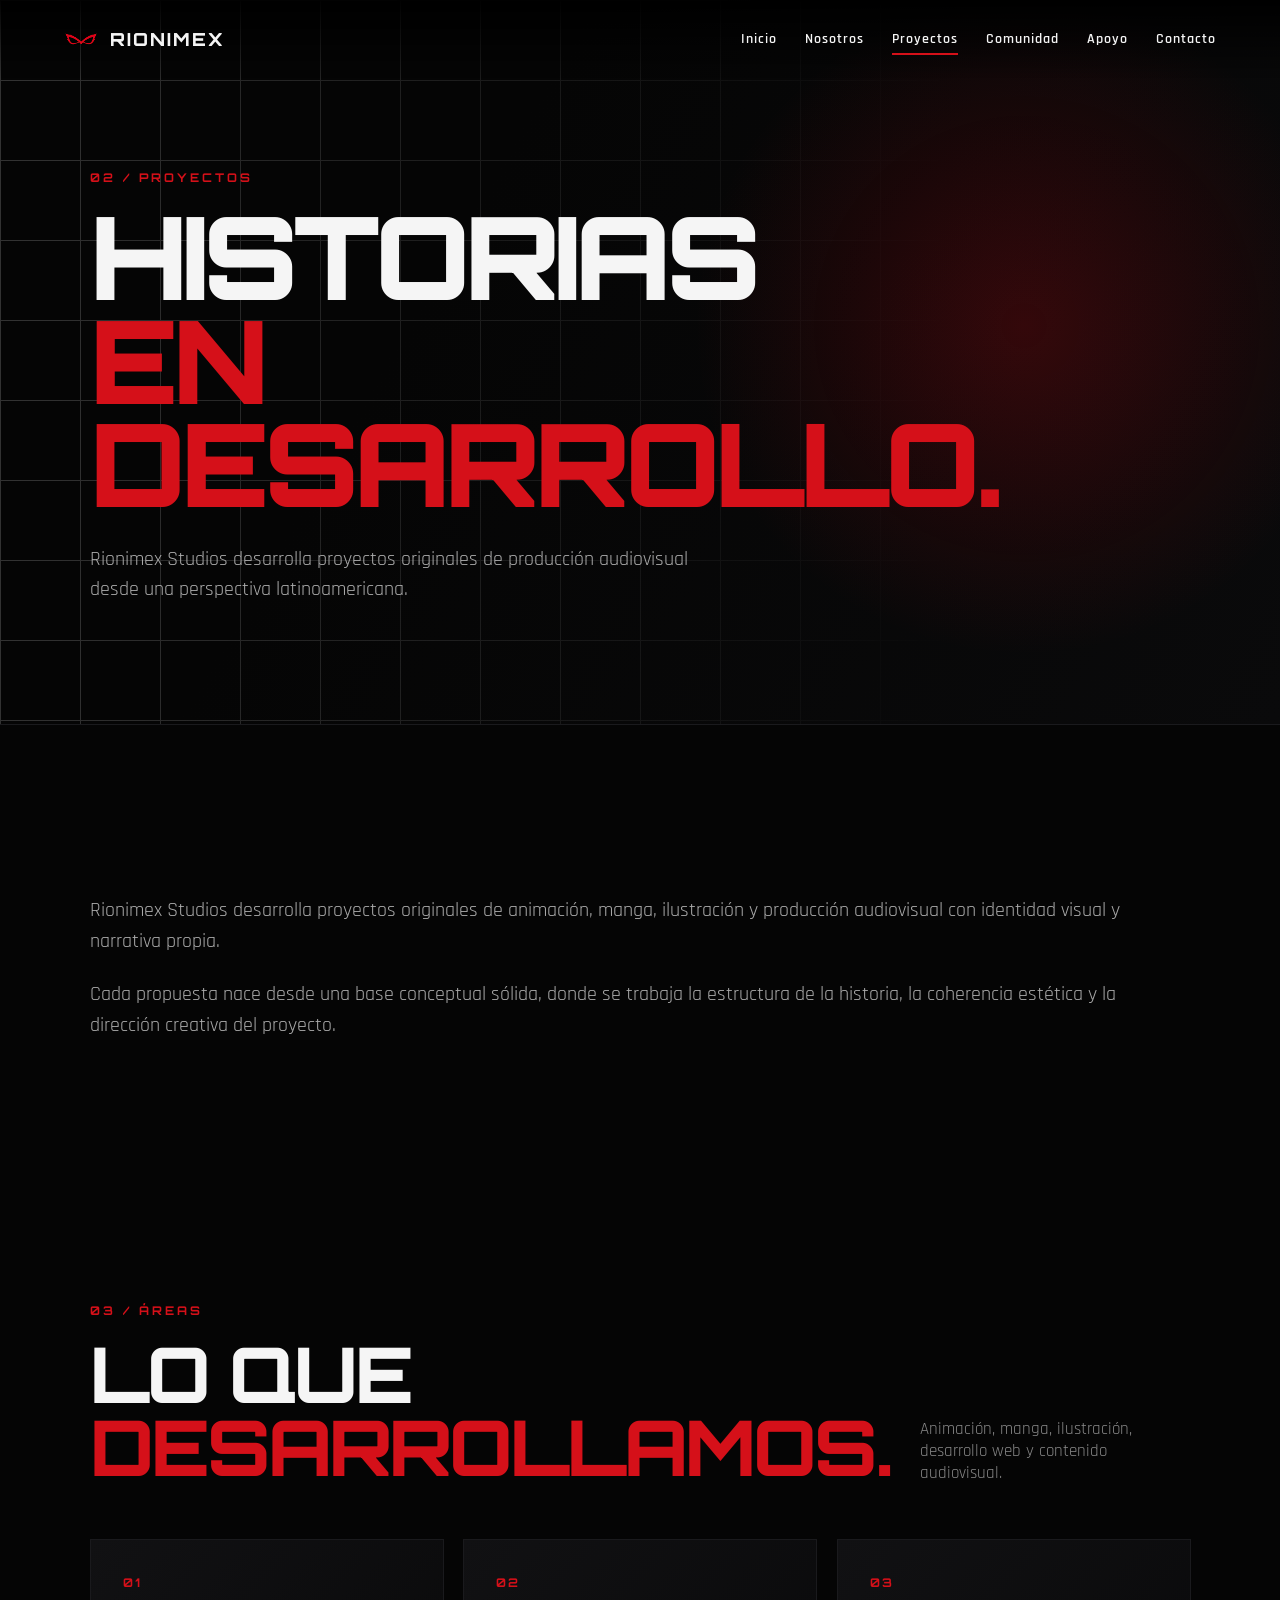
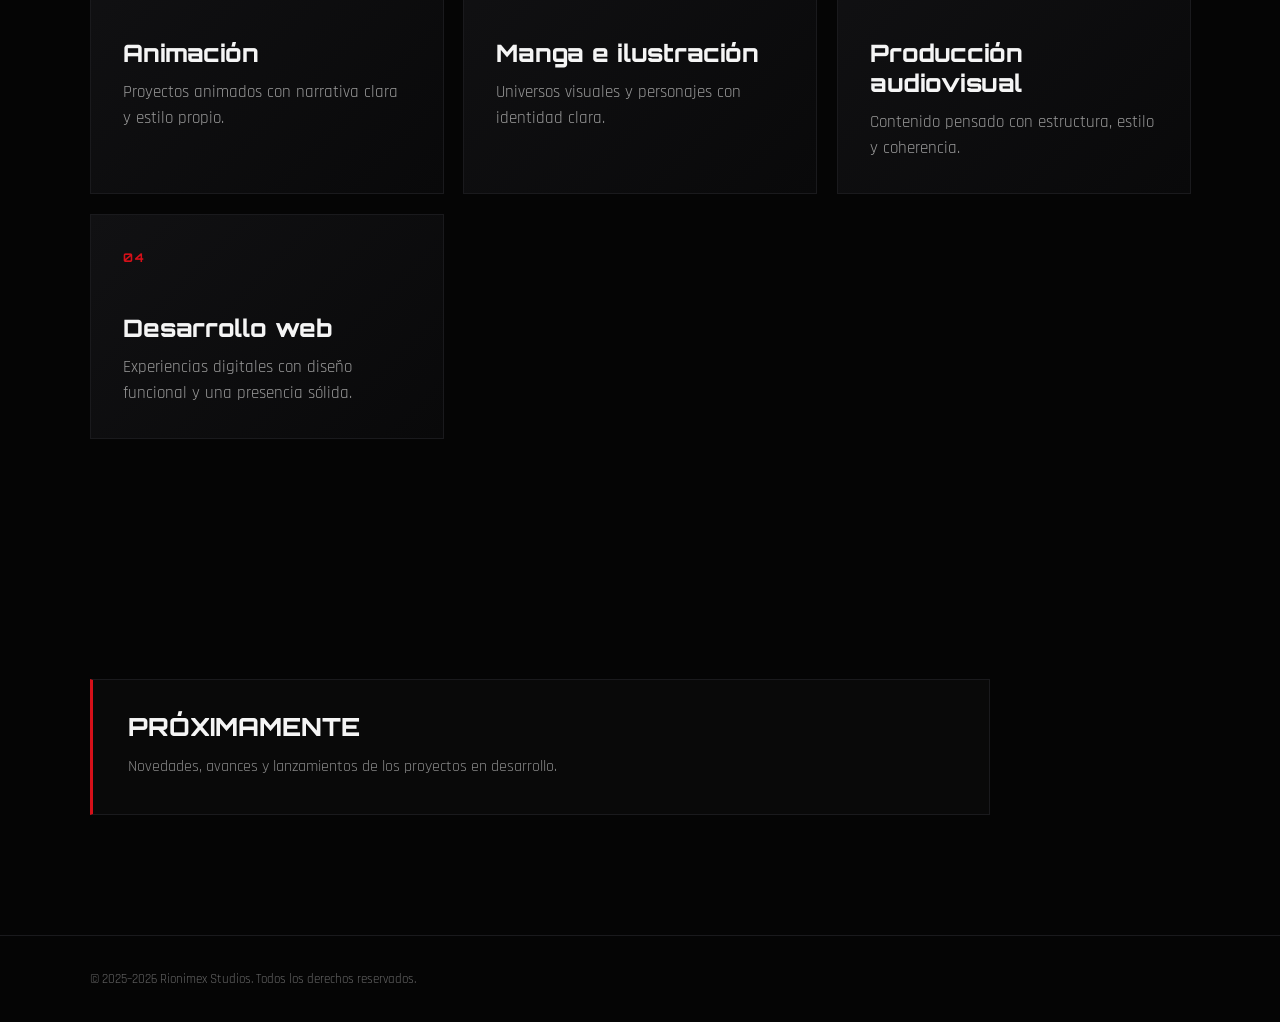
<file: proyectos.html>
<!DOCTYPE html>
<html lang="es">
  <head>
    <meta charset="UTF-8" />
    <meta name="viewport" content="width=device-width, initial-scale=1.0" />
    <meta
      name="description"
      content="Proyectos de producción audiovisual, animación, manga, doblaje e ilustración de Rionimex Studios."
    />
    <title>Proyectos | RIONIMEX STUDIOS</title>
    <link rel="icon" type="image/svg+xml" href="favicon.svg" />
    <link rel="preconnect" href="https://fonts.googleapis.com" />
    <link rel="preconnect" href="https://fonts.gstatic.com" crossorigin />
    <link
      href="https://fonts.googleapis.com/css2?family=Orbitron:wght@400;500;600;700;800;900&family=Rajdhani:wght@400;500;600;700&display=swap"
      rel="stylesheet"
    />
    <link rel="stylesheet" href="css/style.css" />
  </head>

  <body>
    <div id="loader">
      <img class="loader-mark" src="favicon.svg" alt="" />
      <div class="loader-logo">RIONIMEX</div>
      <div class="loader-bar"><span></span></div>
    </div>

    <header class="header" id="header">
      <a class="brand" href="index.html" aria-label="Rionimex">
        <span class="brand-mark"><img src="favicon.svg" alt="" /></span>
        <span>RIONIMEX</span>
      </a>
      <button class="menu-toggle" id="menuToggle" aria-label="Abrir menú">☰</button>
      <nav class="nav" id="nav">
        <a href="index.html">Inicio</a>
        <a href="nosotros.html">Nosotros</a>
        <a class="active" href="proyectos.html">Proyectos</a>
        <a href="comunidad.html">Comunidad</a>
        <a href="apoyo.html">Apoyo</a>
        <a href="contacto.html">Contacto</a>
      </nav>
    </header>

    <main>
      <section class="page-hero section">
        <div class="hero-grid"></div>
        <div class="hero-content reveal">
          <p class="eyebrow">02 / PROYECTOS</p>
          <h1>HISTORIAS<br /><span>EN DESARROLLO.</span></h1>
          <p>
            Rionimex Studios desarrolla proyectos originales de producción audiovisual
            desde una perspectiva latinoamericana.
          </p>
        </div>
      </section>

      <section class="page-body section">
        <div class="intro-copy reveal">
          <p>
            Rionimex Studios desarrolla proyectos originales de animación, manga,
            ilustración y producción audiovisual con identidad visual y narrativa propia.
          </p>
          <p>
            Cada propuesta nace desde una base conceptual sólida, donde se trabaja la
            estructura de la historia, la coherencia estética y la dirección creativa
            del proyecto.
          </p>
        </div>
      </section>

      <section class="section">
        <div class="section-heading reveal">
          <div>
            <div class="section-kicker">03 / ÁREAS</div>
            <h2>LO QUE<br /><span>DESARROLLAMOS.</span></h2>
          </div>
          <p>Animación, manga, ilustración, desarrollo web y contenido audiovisual.</p>
        </div>

        <div class="link-grid">
          <article class="link-panel reveal">
            <span>01</span>
            <h3>Animación</h3>
            <p>Proyectos animados con narrativa clara y estilo propio.</p>
          </article>
          <article class="link-panel reveal">
            <span>02</span>
            <h3>Manga e ilustración</h3>
            <p>Universos visuales y personajes con identidad clara.</p>
          </article>
          <article class="link-panel reveal">
            <span>03</span>
            <h3>Producción audiovisual</h3>
            <p>Contenido pensado con estructura, estilo y coherencia.</p>
          </article>
          <article class="link-panel reveal">
            <span>04</span>
            <h3>Desarrollo web</h3>
            <p>Experiencias digitales con diseño funcional y una presencia sólida.</p>
          </article>
        </div>
      </section>

      <section class="section">
        <div class="legal-box reveal">
          <h2>PRÓXIMAMENTE</h2>
          <p>Novedades, avances y lanzamientos de los proyectos en desarrollo.</p>
        </div>
      </section>
    </main>

    <footer>
      <div>© 2025–2026 Rionimex Studios. Todos los derechos reservados.</div>
    </footer>

    <script src="js/main.js"></script>
  </body>
</html>
</file>
<file: css/style.css>
:root {
  --red: #d51019;
  --red2: #ff3340;
  --black: #050505;
  --panel: #0d0d0f;
  --line: #1a1a1d;
  --white: #f5f5f5;
  --muted: #a0a0a6;
  --max: 1240px;
}

* {
  box-sizing: border-box;
  margin: 0;
  padding: 0;
}

html {
  scroll-behavior: smooth;
  -webkit-text-size-adjust: 100%;
  text-size-adjust: 100%;
}

body {
  min-height: 100vh;
  min-height: 100svh;
  background: var(--black);
  color: var(--white);
  font-family: Rajdhani, Arial, sans-serif;
  overflow-x: hidden;
}

a {
  color: inherit;
  text-decoration: none;
}

img,
svg {
  display: block;
  max-width: 100%;
}

::selection {
  background: var(--red);
  color: #fff;
}

.header {
  position: fixed;
  z-index: 100;
  top: 0;
  left: 0;
  display: flex;
  align-items: center;
  justify-content: space-between;
  width: 100%;
  height: 78px;
  padding: 0 5vw;
  background: linear-gradient(180deg, rgba(0, 0, 0, .95), transparent);
  transition: .35s;
}

.header.scrolled {
  background: rgba(5, 5, 5, .9);
  backdrop-filter: blur(16px);
  border-bottom: 1px solid #222;
}

.brand {
  display: flex;
  align-items: center;
  gap: 12px;
  font: 800 18px Orbitron;
  letter-spacing: 2px;
}

.brand-mark {
  display: grid;
  place-items: center;
  width: 34px;
  height: 34px;
  overflow: hidden;
}

.brand-mark img {
  display: block;
  width: 100%;
  height: 100%;
  object-fit: contain;
}

.nav {
  display: flex;
  gap: 28px;
  font-size: 14px;
  font-weight: 600;
  letter-spacing: 1px;
}

.nav a {
  position: relative;
}

.nav a::after {
  position: absolute;
  bottom: -7px;
  left: 0;
  width: 0;
  height: 2px;
  background: var(--red);
  content: "";
  transition: .3s;
}

.nav a:hover::after,
.nav a.active::after {
  width: 100%;
}

.menu-toggle {
  display: none;
  border: 0;
  background: none;
  color: #fff;
  font-size: 26px;
}

.section {
  position: relative;
  max-width: 1500px;
  margin: auto;
  padding: 120px 7vw;
}
.hero {
  display: flex;
  align-items: center;
  min-height: 100vh;
  overflow: hidden;
  padding-top: 86px;
  background: radial-gradient(circle at 72% 38%, rgba(213, 16, 25, .14), transparent 24%), linear-gradient(120deg, #040404 40%, #0b0c0e 100%);
}

.hero-grid {
  position: absolute;
  inset: 0;
  opacity: .18;
  background-image: linear-gradient(#fff 1px, transparent 1px), linear-gradient(90deg, #fff 1px, transparent 1px);
  background-size: 80px 80px;
  mask-image: linear-gradient(90deg, #000, transparent 75%);
}

.hero-content {
  position: relative;
  z-index: 2;
  max-width: 720px;
}

.eyebrow,
.section-kicker,
.tag {
  margin-bottom: 20px;
  color: var(--red);
  font: 700 12px Orbitron;
  letter-spacing: 3px;
}

.hero h1 {
  font: 900 clamp(64px, 10vw, 145px) / .82 Orbitron;
  letter-spacing: -8px;
}

.hero h1 span,
h2 span {
  color: var(--red);
}

.hero-text {
  max-width: 650px;
  margin: 30px 0;
  color: #b9b9be;
  font-size: 20px;
  line-height: 1.5;
}

.hero-actions {
  display: flex;
  flex-wrap: wrap;
  gap: 14px;
}

.btn {
  display: inline-flex;
  align-items: center;
  gap: 20px;
  padding: 15px 23px;
  border: 1px solid #3b3b3f;
  font: 700 12px Orbitron;
  letter-spacing: 1px;
  transition: .3s;
}

.btn-primary {
  border-color: var(--red);
  background: var(--red);
  box-shadow: 0 8px 20px rgba(213, 16, 25, .18);
}

.btn-primary:hover {
  transform: translateY(-2px);
  box-shadow: 0 12px 28px rgba(213, 16, 25, .24);
}

.btn-ghost:hover {
  border-color: var(--red);
  color: #fff;
}

.hero-meta {
  display: flex;
  gap: 20px;
  margin-top: 40px;
  color: #707078;
  font: 600 10px Orbitron;
  letter-spacing: 1px;
}
 .hero-character {
  position: absolute;
  top: 20%;
  right: 3vw;
  display: grid;
  place-items: center;
  width: 40vw;
  height: 52vh;
  opacity: .9;
}

.circle-logo {
  display: grid;
  place-items: center;
  width: clamp(180px, 22vw, 360px);
  aspect-ratio: 1;
  overflow: hidden;
  border: 0;
  border-radius: 50%;
  box-shadow: 0 0 38px rgba(213, 16, 25, .08);
}

.circle-logo img {
  width: min(94%, 380px);
  height: min(94%, 380px);
  object-fit: contain;
  filter: drop-shadow(0 0 25px rgba(229, 9, 20, .3));
}

.slash {
  display: none;
}

.scroll-indicator {
  position: absolute;
  bottom: 28px;
  left: 7vw;
  color: #555;
  font: 700 9px Orbitron;
  letter-spacing: 3px;
}

.scroll-indicator span {
  display: inline-block;
  width: 50px;
  height: 1px;
  margin-left: 10px;
  background: #555;
  vertical-align: middle;
}
.intro {
  border-top: 1px solid var(--line);
}

.split {
  display: grid;
  grid-template-columns: 1fr 1fr;
  gap: 80px;
}

.split h2,
h2 {
  font: 800 clamp(42px, 6vw, 78px) / .95 Orbitron;
  letter-spacing: -3px;
}

.split h2 em {
  color: var(--red);
  font-style: normal;
}

.intro-copy {
  padding-top: 50px;
}

.intro-copy p {
  margin-bottom: 22px;
  color: #aaa;
  font-size: 20px;
  line-height: 1.55;
}

.stats {
  display: grid;
  grid-template-columns: repeat(3, 1fr);
  margin-top: 100px;
  border-top: 1px solid var(--line);
  border-bottom: 1px solid var(--line);
}

.stats div {
  padding: 30px;
  border-right: 1px solid var(--line);
}

.stats div:last-child {
  border: 0;
}

.stats strong {
  display: block;
  color: var(--red);
  font: 800 48px Orbitron;
}

.stats span {
  color: #777;
  font: 700 10px / 1.6 Orbitron;
  letter-spacing: 2px;
}

.section-heading {
  display: flex;
  align-items: end;
  justify-content: space-between;
  gap: 30px;
  margin-bottom: 55px;
}

.section-heading p {
  max-width: 300px;
  color: #888;
  font-size: 17px;
}
.page-hero {
  display: flex;
  align-items: end;
  min-height: 58vh;
  padding-top: 170px;
  background: radial-gradient(circle at 80% 45%, rgba(229, 9, 20, .2), transparent 30%), linear-gradient(120deg, #050505 35%, #0a0a0b);
}

.page-hero h1 {
  max-width: 900px;
  font: 900 clamp(52px, 9vw, 125px) / .9 Orbitron;
  letter-spacing: -5px;
}

.page-hero h1 span {
  color: var(--red);
}

.page-hero p:not(.eyebrow) {
  max-width: 650px;
  margin-top: 28px;
  color: #aaa;
  font-size: 20px;
  line-height: 1.5;
}

.page-body {
  border-top: 1px solid var(--line);
}

.link-grid,
.info-grid,
.community-grid,
.support-grid {
  display: grid;
  grid-template-columns: repeat(3, 1fr);
  gap: 20px;
}

.link-panel,
.info-panel,
.community-panel,
.support-panel {
  position: relative;
  padding: 32px;
  border: 1px solid var(--line);
  background: linear-gradient(135deg, #111113, #09090a);
}

.link-panel {
  min-height: 220px;
  transition: .3s;
}

.link-panel:hover {
  border-color: var(--red);
  transform: translateY(-5px);
}

.link-panel span,
.info-panel > span,
.community-panel > span,
.support-panel > span {
  color: var(--red);
  font: 700 12px Orbitron;
  letter-spacing: 2px;
}

.link-panel h3,
.info-panel h3,
.community-panel h3,
.support-panel h3 {
  margin: 45px 0 12px;
  font: 800 24px Orbitron;
}

.link-panel p,
.info-panel p,
.community-panel p,
.support-panel p {
  color: #999;
  font-size: 17px;
  line-height: 1.5;
}

.link-panel b {
  position: absolute;
  right: 28px;
  bottom: 28px;
  color: var(--red);
  font-size: 24px;
}

.info-grid {
  grid-template-columns: 1.15fr .85fr;
}

.info-panel {
  min-height: 250px;
}

.info-panel h3 {
  margin-top: 25px;
}

.info-panel ul {
  margin-top: 22px;
  color: #aaa;
  font-size: 18px;
  line-height: 2;
  list-style: none;
}

.info-panel li::before {
  margin-right: 12px;
  color: var(--red);
  content: "/";
}
.project-card + .project-grid {
  margin-top: 20px;
}

.community-grid {
  grid-template-columns: repeat(2, 1fr);
}

.community-panel {
  min-height: 240px;
}

.community-panel h3,
.support-panel h3 {
  margin-top: 25px;
}

.support-grid {
  grid-template-columns: repeat(3, 1fr);
}

.support-panel {
  min-height: 245px;
}

.support-panel .btn {
  margin-top: 25px;
}

.contact-layout {
  display: grid;
  grid-template-columns: 1fr 1fr;
  gap: 70px;
}

.contact-form {
  display: grid;
  gap: 16px;
}

.contact-form label {
  color: #aaa;
  font: 700 11px Orbitron;
  letter-spacing: 1px;
}

.contact-form input,
.contact-form textarea {
  width: 100%;
  padding: 15px;
  border: 1px solid #333;
  outline: 0;
  background: #0c0c0e;
  color: #fff;
  font: 18px Rajdhani;
}

.contact-form input:focus,
.contact-form textarea:focus {
  border-color: var(--red);
}

.contact-form textarea {
  min-height: 150px;
  resize: vertical;
}

.contact-details {
  padding-top: 10px;
}

.contact-details h3 {
  margin-bottom: 18px;
  font: 800 25px Orbitron;
}

.contact-details p {
  margin-bottom: 25px;
  color: #999;
  font-size: 19px;
  line-height: 1.5;
}

.contact-details a {
  color: var(--red);
  font: 700 20px Orbitron;
}

.home-links {
  border-top: 1px solid var(--line);
}

.home-cta {
  display: flex;
  align-items: center;
  min-height: 560px;
  overflow: hidden;
  background: radial-gradient(circle at 75%, rgba(229, 9, 20, .12), transparent 32%), #090909;
}

.project-card {
  position: relative;
  display: grid;
  grid-template-columns: 80px 1fr 1.05fr;
  gap: 35px;
  margin-bottom: 20px;
  padding: 20px;
  overflow: hidden;
  border: 1px solid var(--line);
  background: linear-gradient(120deg, #101012, #09090a);
}

.project-card::before {
  position: absolute;
  top: 0;
  bottom: 0;
  left: 0;
  width: 3px;
  background: var(--red);
  content: "";
}

.project-number {
  padding: 15px;
  color: #555;
  font: 700 13px Orbitron;
}

.project-art {
  position: relative;
  display: grid;
  place-items: center;
  min-height: 350px;
  background: radial-gradient(circle at 50% 50%, #421014, #110607 50%, #070707);
  text-align: center;
  font: 800 35px / .9 Orbitron;
}

.project-art b,
.mini-art b {
  color: var(--red);
}

.project-art i {
  position: absolute;
  right: 15px;
  bottom: 12px;
  color: #555;
  font: 700 10px Orbitron;
  font-style: normal;
}

.project-info {
  padding: 40px 25px;
}

.project-info h3,
.mini-project h3 {
  margin-bottom: 20px;
  font: 800 35px Orbitron;
}

.project-info > p:not(.tag),
.mini-project > p:not(.tag) {
  color: #999;
  font-size: 18px;
  line-height: 1.5;
}

.chips {
  display: flex;
  flex-wrap: wrap;
  gap: 8px;
  margin-top: 30px;
}

.chips span {
  padding: 8px 10px;
  border: 1px solid #333;
  color: #777;
  font: 700 9px Orbitron;
}

.project-grid {
  display: grid;
  grid-template-columns: 1fr 1fr;
  gap: 20px;
}

.mini-project {
  position: relative;
  padding: 35px;
  border: 1px solid var(--line);
  background: #09090a;
}

.mini-index {
  position: absolute;
  top: 25px;
  right: 25px;
  color: #444;
  font: 700 12px Orbitron;
}

.mini-art {
  display: grid;
  place-items: center;
  height: 180px;
  margin-bottom: 30px;
  background: #111;
  text-align: center;
  font: 800 30px / .9 Orbitron;
}
.process {
  background: #080808;
}

.process-grid {
  display: grid;
  grid-template-columns: repeat(4, 1fr);
  border-top: 1px solid var(--line);
  border-bottom: 1px solid var(--line);
}

.process-step {
  padding: 45px 25px;
  border-right: 1px solid var(--line);
}

.process-step:last-child {
  border: 0;
}

.process-step > b {
  color: var(--red);
  font: 800 13px Orbitron;
}

.process-step h3 {
  margin: 55px 0 15px;
  font: 800 20px Orbitron;
}

.process-step p {
  color: #888;
  font-size: 16px;
  line-height: 1.5;
}

.collab {
  display: flex;
  align-items: center;
  min-height: 600px;
  overflow: hidden;
  background: radial-gradient(circle at 75%, rgba(229, 9, 20, .08), transparent 36%), #090909;
}

.collab-bg {
  position: absolute;
  inset: 0;
  background: repeating-linear-gradient(125deg, transparent 0 70px, rgba(255, 255, 255, .025) 71px 72px);
}

.collab-content {
  position: relative;
  max-width: 650px;
}

.collab h2 {
  font-size: clamp(60px, 9vw, 120px);
}

.collab p {
  margin: 30px 0;
  color: #aaa;
  font-size: 20px;
  line-height: 1.5;
}

.legal-box {
  max-width: 900px;
  padding: 35px;
  border: 1px solid var(--line);
  border-left: 3px solid var(--red);
  background: #090909;
}

.legal-box h2 {
  margin-bottom: 15px;
  font-size: 25px;
  letter-spacing: 0;
}

.legal-box p {
  color: #888;
  font-size: 16px;
  line-height: 1.6;
}

.contact {
  border-top: 1px solid var(--line);
}

.contact-inner {
  display: flex;
  align-items: end;
  justify-content: space-between;
  gap: 40px;
}

.contact h2 {
  font-size: clamp(55px, 8vw, 100px);
}

.contact p {
  margin-top: 15px;
  color: #888;
  font-size: 19px;
}

.contact-mail {
  padding-bottom: 8px;
  border-bottom: 1px solid var(--red);
  color: var(--red);
  font: 700 clamp(18px, 2.5vw, 32px) Orbitron;
}

.contact-mail span {
  font-size: 20px;
}

footer {
  display: flex;
  align-items: center;
  justify-content: space-between;
  gap: 25px;
  padding: 35px 7vw;
  border-top: 1px solid var(--line);
  color: #666;
  font-size: 13px;
}

.footer-brand {
  color: #fff;
  font: 800 18px Orbitron;
}

.footer-brand span {
  margin-left: 8px;
  color: var(--red);
  font-size: 10px;
}

#loader {
  position: fixed;
  z-index: 999;
  inset: 0;
  display: grid;
  place-items: center;
  align-content: center;
  gap: 8px;
  background: #050505;
  opacity: 1;
  transition: opacity .8s ease, visibility .8s ease;
}

.loader-mark {
  width: clamp(138px, 20.4vw, 202px);
  height: clamp(138px, 20.4vw, 202px);
  object-fit: contain;
  filter: drop-shadow(0 0 18px rgba(229, 9, 20, .22));
}

.loader-logo {
  position: relative;
  z-index: 2;
  margin-top: -52px;
  margin-bottom: 36px;
  text-align: center;
  text-shadow: 0 2px 10px #050505;
  font: 900 27px Orbitron;
  letter-spacing: 5px;
}

.loader-bar {
  width: min(220px, 55vw);
  height: 2px;
  background: #222;
  overflow: hidden;
}

.loader-bar span {
  display: block;
  width: 0;
  height: 100%;
  background: var(--red);
  animation: load 1.2s ease forwards;
}

@keyframes load {
  0% { width: 0; }
  100% { width: 100%; }
}

.hero-orb {
  position: absolute;
  border: 1px solid rgba(213, 16, 25, .12);
  border-radius: 50%;
  filter: blur(2px);
}

.orb-a {
  top: -150px;
  right: -180px;
  width: 430px;
  height: 430px;
  opacity: .75;
}

.orb-b {
  right: 24%;
  bottom: -140px;
  width: 220px;
  height: 220px;
  opacity: .7;
}

.reveal {
  opacity: 0;
  transform: translateY(35px);
  will-change: opacity, transform;
  transition: opacity .75s ease, transform .75s cubic-bezier(.2, .8, .2, 1);
}

.reveal.visible {
  opacity: 1;
  transform: none;
}
@media (max-width: 850px) {
  .nav {
    position: absolute;
    top: 78px;
    right: 5vw;
    display: none;
    flex-direction: column;
    width: 220px;
    padding: 25px;
    border: 1px solid #222;
    background: #0a0a0b;
  }

  .nav.open {
    display: flex;
  }

  .menu-toggle {
    display: block;
  }

  .hero-character {
    right: -25vw;
    opacity: .3;
  }

  .hero h1 {
    letter-spacing: -4px;
  }

  .hero-meta {
    flex-direction: column;
    gap: 8px;
  }

  .split,
  .project-grid {
    grid-template-columns: 1fr;
  }

  .project-card {
    grid-template-columns: 1fr;
  }

  .project-number {
    display: none;
  }

  .project-art {
    min-height: 240px;
  }

  .process-grid {
    grid-template-columns: 1fr 1fr;
  }

  .process-step:nth-child(2) {
    border-right: 0;
  }

  .process-step:nth-child(-n + 2) {
    border-bottom: 1px solid var(--line);
  }

  .contact-inner {
    flex-direction: column;
    align-items: flex-start;
  }

  .stats {
    grid-template-columns: 1fr;
  }

  .stats div {
    border-right: 0;
    border-bottom: 1px solid var(--line);
  }

  .page-hero {
    min-height: 55vh;
    padding-top: 140px;
  }

  .page-hero h1 {
    letter-spacing: -3px;
  }

  .link-grid,
  .info-grid,
  .community-grid,
  .support-grid,
  .contact-layout {
    grid-template-columns: 1fr;
  }

  .contact-layout {
    gap: 45px;
  }
}
@media(max-width:520px){.section{padding:90px 6vw}.hero{padding-top:120px}.hero h1{font-size:58px}.process-grid{grid-template-columns:1fr}.process-step{border-right:0!important;border-bottom:1px solid var(--line)!important}.process-step:last-child{border-bottom:0!important}footer{flex-direction:column;align-items:flex-start}}

@media (max-width: 900px) {
  .hero {
    min-height: 100svh;
    align-items: center;
  }

  .hero-content {
    max-width: 100%;
  }

  .hero h1,
  .page-hero h1,
  .collab h2,
  h2,
  .split h2 {
    word-break: normal;
    overflow-wrap: anywhere;
    letter-spacing: -0.06em;
  }
}

@media(max-width:1100px){
  .header{padding:0 4vw}.nav{gap:18px;font-size:13px}.section{padding-left:6vw;padding-right:6vw}
  .hero-character{right:-4vw;width:48vw}.circle-logo{width:min(34vw,360px)}
  .project-card{grid-template-columns:54px 1fr 1fr;gap:20px}.project-info{padding:30px 15px}
}

@media(max-width:850px){
  .header{height:70px}.brand{gap:9px;font-size:16px}.brand-mark{width:30px;height:30px}
  .nav{top:70px;right:4vw;width:min(270px,calc(100vw - 8vw));padding:22px;gap:18px}.nav a{font-size:14px}
  .hero{min-height:760px;padding-top:150px;align-items:flex-start}.hero-content{max-width:100%;padding-top:25px}.hero h1{font-size:clamp(56px,11vw,105px);line-height:.88;letter-spacing:-5px;max-width:760px}.hero-text{font-size:19px;max-width:590px;margin:26px 0}.hero-meta{margin-top:36px;gap:10px}
  .hero-character{right:-18vw;top:23%;width:90vw;height:55vh;opacity:.2}.circle-logo{width:min(52vw,330px)}.slash{width:110%}.scroll-indicator{left:6vw}
  .section-heading{align-items:flex-start;flex-direction:column;margin-bottom:38px}.section-heading p{max-width:600px}.section-heading h2{max-width:100%}
  .project-card{grid-template-columns:1fr;gap:0}.project-number{display:none}.project-art{min-height:280px}.project-info{padding:30px 10px 20px}.project-info h3,.mini-project h3{font-size:clamp(25px,5vw,35px)}
  footer{padding-left:6vw;padding-right:6vw;text-align:left}
}

@media(max-width:600px){
  html{font-size:16px}.section{padding:76px 6vw;max-width:100%;overflow:hidden}.header{padding:0 6vw}.brand{letter-spacing:1px;min-width:0}.brand>span:last-child{white-space:nowrap}.menu-toggle{font-size:24px}
  .hero{min-height:100svh;padding-top:112px;align-items:center}.hero-content{width:100%;max-width:100%}.hero h1{font-size:clamp(44px,13vw,70px);letter-spacing:-3px;line-height:.92;max-width:100%;overflow-wrap:anywhere;word-break:normal}.hero-text{font-size:18px;line-height:1.4;margin:22px 0;max-width:100%;overflow-wrap:anywhere}.hero-actions{flex-direction:column;align-items:stretch;max-width:300px}.btn{justify-content:space-between;padding:14px 17px;gap:12px;max-width:100%;white-space:normal;text-align:left}.hero-meta{font-size:9px;letter-spacing:1px;max-width:100%;overflow-wrap:anywhere}
  .hero-character{right:-30vw;top:27%;width:110vw;height:48vh;opacity:.14}.circle-logo{width:min(58vw,260px);border-color:rgba(229,9,20,.3)}.slash{opacity:.7}.scroll-indicator{bottom:22px;font-size:8px}
  .page-hero{min-height:560px;padding-top:126px;align-items:center}.page-hero h1{font-size:clamp(40px,11.5vw,68px);letter-spacing:-2px;line-height:.95;max-width:100%;overflow-wrap:anywhere}.page-hero p:not(.eyebrow){font-size:18px;margin-top:22px;max-width:100%;overflow-wrap:anywhere}.page-hero .hero-content{padding-top:35px;max-width:100%}
  h2,.split h2{font-size:clamp(32px,9.5vw,54px);letter-spacing:-2px;line-height:1;max-width:100%;overflow-wrap:anywhere}.section-kicker,.eyebrow,.tag{font-size:10px;letter-spacing:2px;max-width:100%;overflow-wrap:anywhere}.intro-copy{padding-top:0}.intro-copy p,.contact-details p{font-size:18px;line-height:1.5;max-width:100%;overflow-wrap:anywhere}
  .stats{margin-top:55px}.stats div{padding:22px 0}.stats strong{font-size:38px}.stats span{font-size:9px}
  .link-grid,.info-grid,.community-grid,.support-grid{gap:14px}.link-panel,.info-panel,.community-panel,.support-panel{padding:24px;min-width:0;overflow:hidden}.link-panel{min-height:190px}.link-panel h3,.info-panel h3,.community-panel h3,.support-panel h3{font-size:20px;margin:28px 0 10px;max-width:100%;overflow-wrap:anywhere}.link-panel p,.info-panel p,.community-panel p,.support-panel p{font-size:16px;max-width:100%;overflow-wrap:anywhere}.info-panel ul{font-size:16px;line-height:1.8;overflow-wrap:anywhere}.community-panel,.support-panel{min-height:0}.support-panel .btn,.community-panel .btn{width:100%;font-size:10px}
  .legal-box{padding:24px 20px}.legal-box h2{font-size:20px}.legal-box p{font-size:15px}
  .contact-layout{gap:35px}.contact-details h3{font-size:22px;max-width:100%;overflow-wrap:anywhere}.contact-details a{font-size:17px;overflow-wrap:anywhere}.contact-form{min-width:0}.contact-form input,.contact-form textarea{font-size:17px;padding:13px;max-width:100%}.contact-form textarea{min-height:130px}
  .home-cta{min-height:500px}.collab-content{max-width:100%;overflow-wrap:anywhere}.collab h2{font-size:clamp(42px,11vw,72px);max-width:100%;overflow-wrap:anywhere}.collab p{font-size:18px;max-width:100%;overflow-wrap:anywhere}
  footer{padding-top:28px;padding-bottom:28px;font-size:12px}
  #loader{gap:6px}.loader-mark{width:min(138px,36vw);height:min(138px,36vw)}.loader-logo{font-size:24px;letter-spacing:3px;margin-top:-40px;margin-bottom:28px}.loader-bar{width:min(190px,60vw)}
}

@media(max-width:380px){
  .brand{font-size:14px}.brand-mark{width:27px;height:27px}.hero{min-height:660px}.hero h1{font-size:42px}.hero-meta{font-size:8px}.page-hero h1{font-size:40px}.loader-logo{font-size:21px}.section{padding-left:5vw;padding-right:5vw}.btn{font-size:10px}.link-panel,.info-panel,.community-panel,.support-panel{padding:20px}
}

@media(max-width:600px){
  .hero h1,
  .page-hero h1,
  h2,
  .split h2,
  .collab h2,
  .link-panel h3,
  .info-panel h3,
  .community-panel h3,
  .support-panel h3,
  .contact-details h3{
    overflow-wrap:normal;
    word-break:normal;
    hyphens:none;
  }

  .hero h1{font-size:clamp(42px,11.5vw,64px)}
  .page-hero h1{font-size:clamp(38px,10.5vw,60px)}
  h2,.split h2{font-size:clamp(30px,8.5vw,50px)}
  .collab h2{font-size:clamp(38px,10vw,66px)}
  .link-panel h3,.info-panel h3,.community-panel h3,.support-panel h3{font-size:clamp(18px,5vw,22px)}
}
</file>
